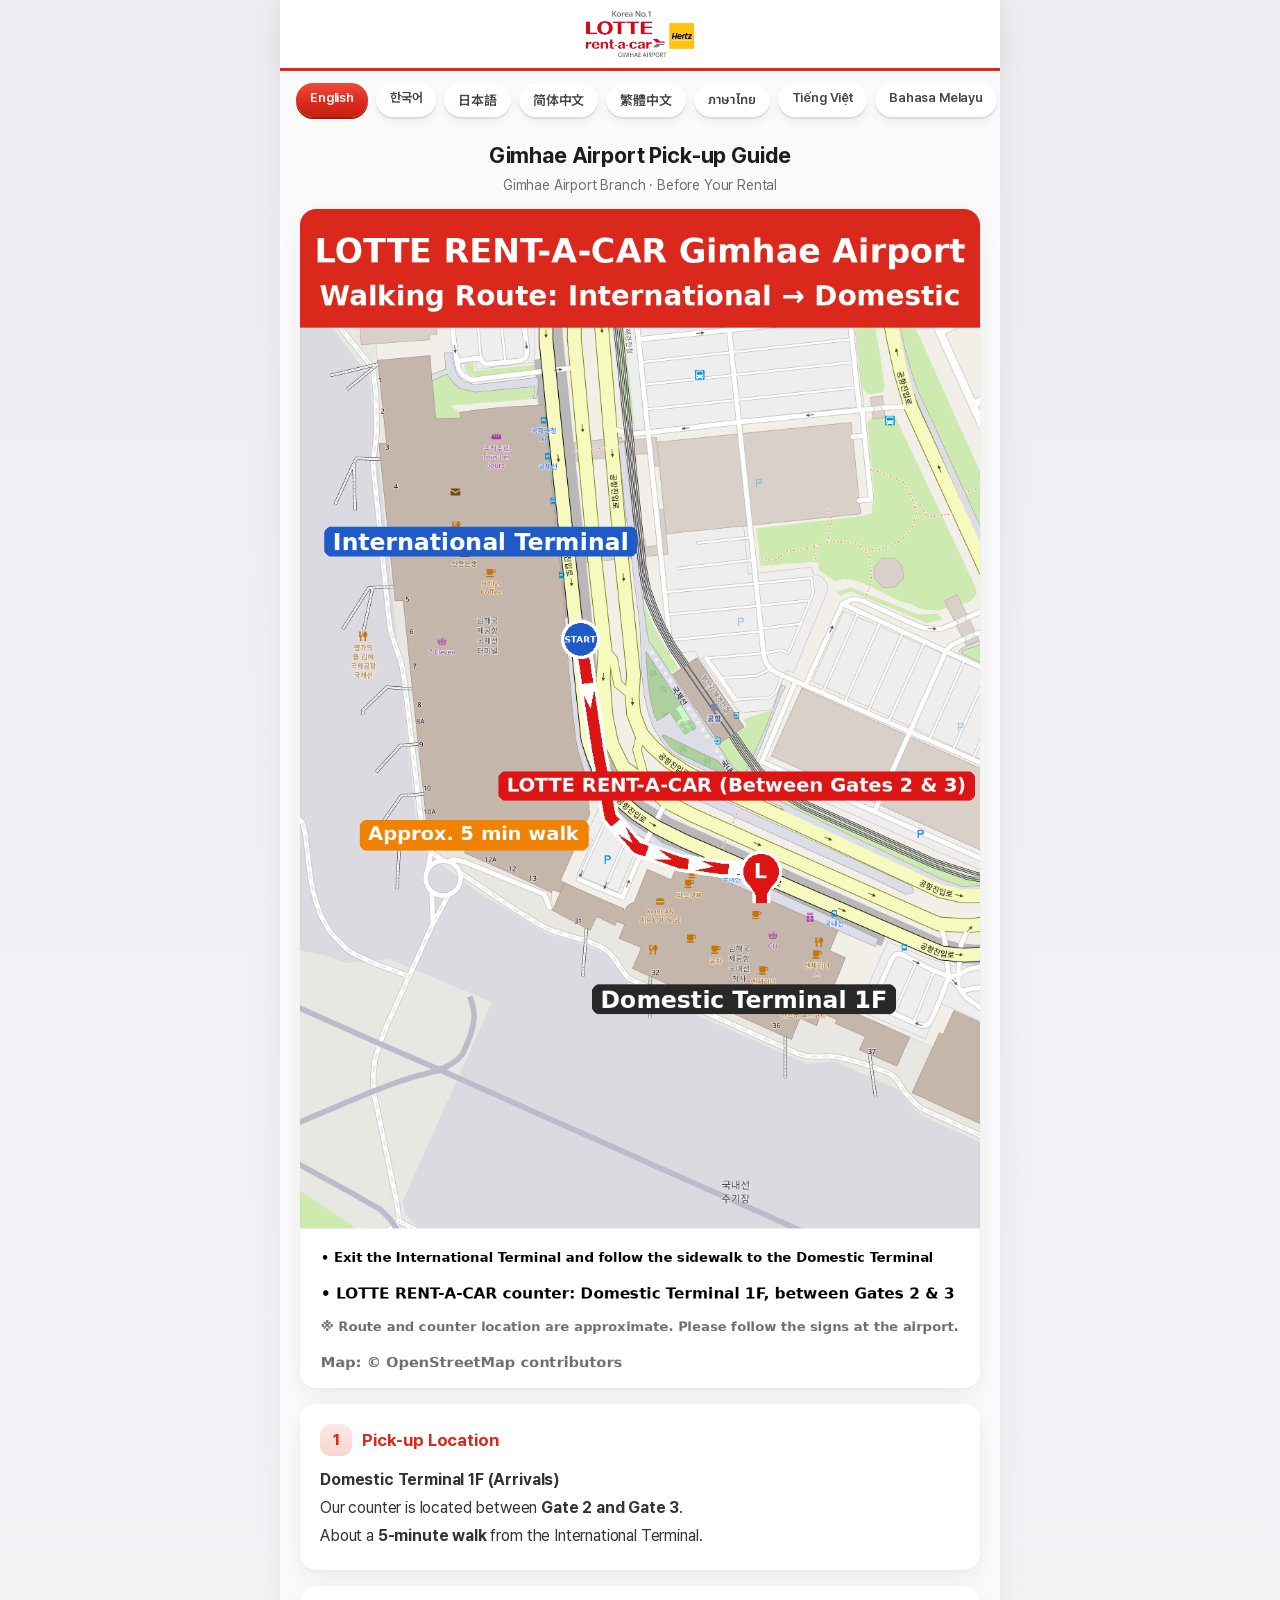
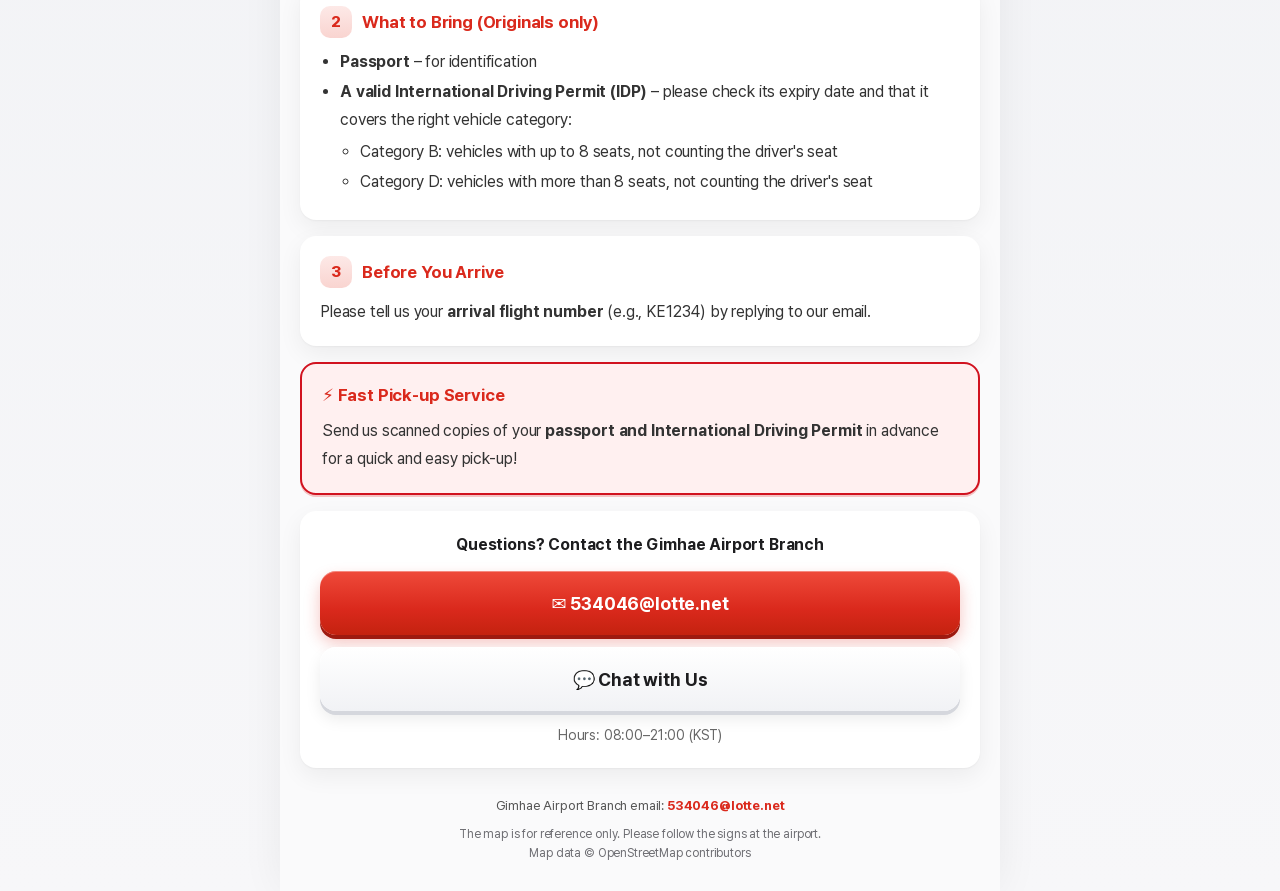
<file: en/index.html>
<!doctype html><html lang="en"><head><meta charset="utf-8"><meta name="viewport" content="width=device-width,viewport-fit=cover,initial-scale=1"><meta name="theme-color" content="#da291c"><title>Gimhae Airport Pick-up Guide · LOTTE RENT-A-CAR</title><meta name="description" content="Where to find the LOTTE RENT-A-CAR counter at Gimhae Airport (Domestic Terminal 1F, between Gates 2 and 3), what to bring, and how to contact us."><meta property="og:type" content="website"><meta property="og:site_name" content="LOTTE RENT-A-CAR"><meta property="og:title" content="Gimhae Airport Pick-up Guide · LOTTE RENT-A-CAR"><meta property="og:description" content="Where to find the LOTTE RENT-A-CAR counter at Gimhae Airport (Domestic Terminal 1F, between Gates 2 and 3), what to bring, and how to contact us."><meta property="og:url" content="https://handj1998-del.github.io/gimhae-pickup-guide/en/"><meta property="og:image" content="https://handj1998-del.github.io/gimhae-pickup-guide/og.png?v=2"><meta property="og:image:secure_url" content="https://handj1998-del.github.io/gimhae-pickup-guide/og.png?v=2"><meta property="og:image:type" content="image/png"><meta property="og:image:width" content="1200"><meta property="og:image:height" content="630"><meta property="og:image:alt" content="LOTTE RENT-A-CAR Gimhae Airport"><meta property="og:locale" content="en_US"><meta property="og:locale:alternate" content="ko_KR"><meta property="og:locale:alternate" content="ja_JP"><meta property="og:locale:alternate" content="zh_CN"><meta property="og:locale:alternate" content="zh_TW"><meta property="og:locale:alternate" content="th_TH"><meta property="og:locale:alternate" content="vi_VN"><meta property="og:locale:alternate" content="ms_MY"><meta name="twitter:card" content="summary_large_image"><meta name="twitter:title" content="Gimhae Airport Pick-up Guide · LOTTE RENT-A-CAR"><meta name="twitter:description" content="Where to find the LOTTE RENT-A-CAR counter at Gimhae Airport (Domestic Terminal 1F, between Gates 2 and 3), what to bring, and how to contact us."><meta name="twitter:image" content="https://handj1998-del.github.io/gimhae-pickup-guide/og.png?v=2"><meta name="twitter:image:alt" content="LOTTE RENT-A-CAR Gimhae Airport"><link rel="canonical" href="https://handj1998-del.github.io/gimhae-pickup-guide/en/"><link rel="icon" type="image/png" sizes="32x32" href="../favicon-32.png?v=2"><link rel="icon" type="image/png" sizes="48x48" href="../favicon-48.png?v=2"><link rel="icon" type="image/png" sizes="192x192" href="../icon-192.png?v=2"><link rel="icon" type="image/png" sizes="512x512" href="../icon-512.png?v=2"><link rel="apple-touch-icon" sizes="180x180" href="../apple-touch-icon.png?v=2"><link rel="stylesheet" href="../style.css?v=6"></head><body><div class="shell">
<header class="small"><a href="../"><img src="../logo.png" alt="LOTTE rent-a-car GIMHAE AIRPORT"></a></header>
<nav class="lang"><a href="../en/" class=on>English</a><a href="../ko/">한국어</a><a href="../ja/">日本語</a><a href="../zh-CN/">简体中文</a><a href="../zh-TW/">繁體中文</a><a href="../th/">ภาษาไทย</a><a href="../vi/">Tiếng Việt</a><a href="../ms/">Bahasa Melayu</a></nav><main>
<h1 class="title">Gimhae Airport Pick-up Guide</h1><div class="sub">Gimhae Airport Branch · Before Your Rental</div>
<div class="map"><img src="../map-en.png" alt="Walking route from the International Terminal to the counter"></div>
<section class="card"><h2><span class="num">1</span>Pick-up Location</h2><p><b>Domestic Terminal 1F (Arrivals)</b><br>Our counter is located between <b>Gate 2 and Gate 3</b>.<br>About a <b>5-minute walk</b> from the International Terminal.</p></section>
<section class="card"><h2><span class="num">2</span>What to Bring (Originals only)</h2><ul><li><b>Passport</b> – for identification</li><li><b>A valid International Driving Permit (IDP)</b> – please check its expiry date and that it covers the right vehicle category:<ul><li>Category B: vehicles with up to 8 seats, not counting the driver's seat</li><li>Category D: vehicles with more than 8 seats, not counting the driver's seat</li></ul></li></ul></section>
<section class="card"><h2><span class="num">3</span>Before You Arrive</h2><p>Please tell us your <b>arrival flight number</b> (e.g., KE1234) by replying to our email.</p></section>
<section class="card fast"><h2>⚡ Fast Pick-up Service</h2><p>Send us scanned copies of your <b>passport and International Driving Permit</b> in advance for a quick and easy pick-up!</p></section>
<section class="card contact"><div class="ct">Questions? Contact the Gimhae Airport Branch</div><a class="btn" href="mailto:534046@lotte.net?subject=LOTTE%20RENT-A-CAR%20Reservation%20Inquiry">✉️ 534046@lotte.net</a>
<a class="btn sub2" href="https://lotte-rentcar-chat.onrender.com/chat?lang=en" target="_blank" rel="noopener">💬 Chat with Us</a><div class="hours">Hours: 08:00–21:00 (KST)</div></section>
</main><footer><div class="fm">Gimhae Airport Branch email: <a href="mailto:534046@lotte.net">534046@lotte.net</a></div>The map is for reference only. Please follow the signs at the airport.<br>Map data © OpenStreetMap contributors</footer></div></body></html>
</file>
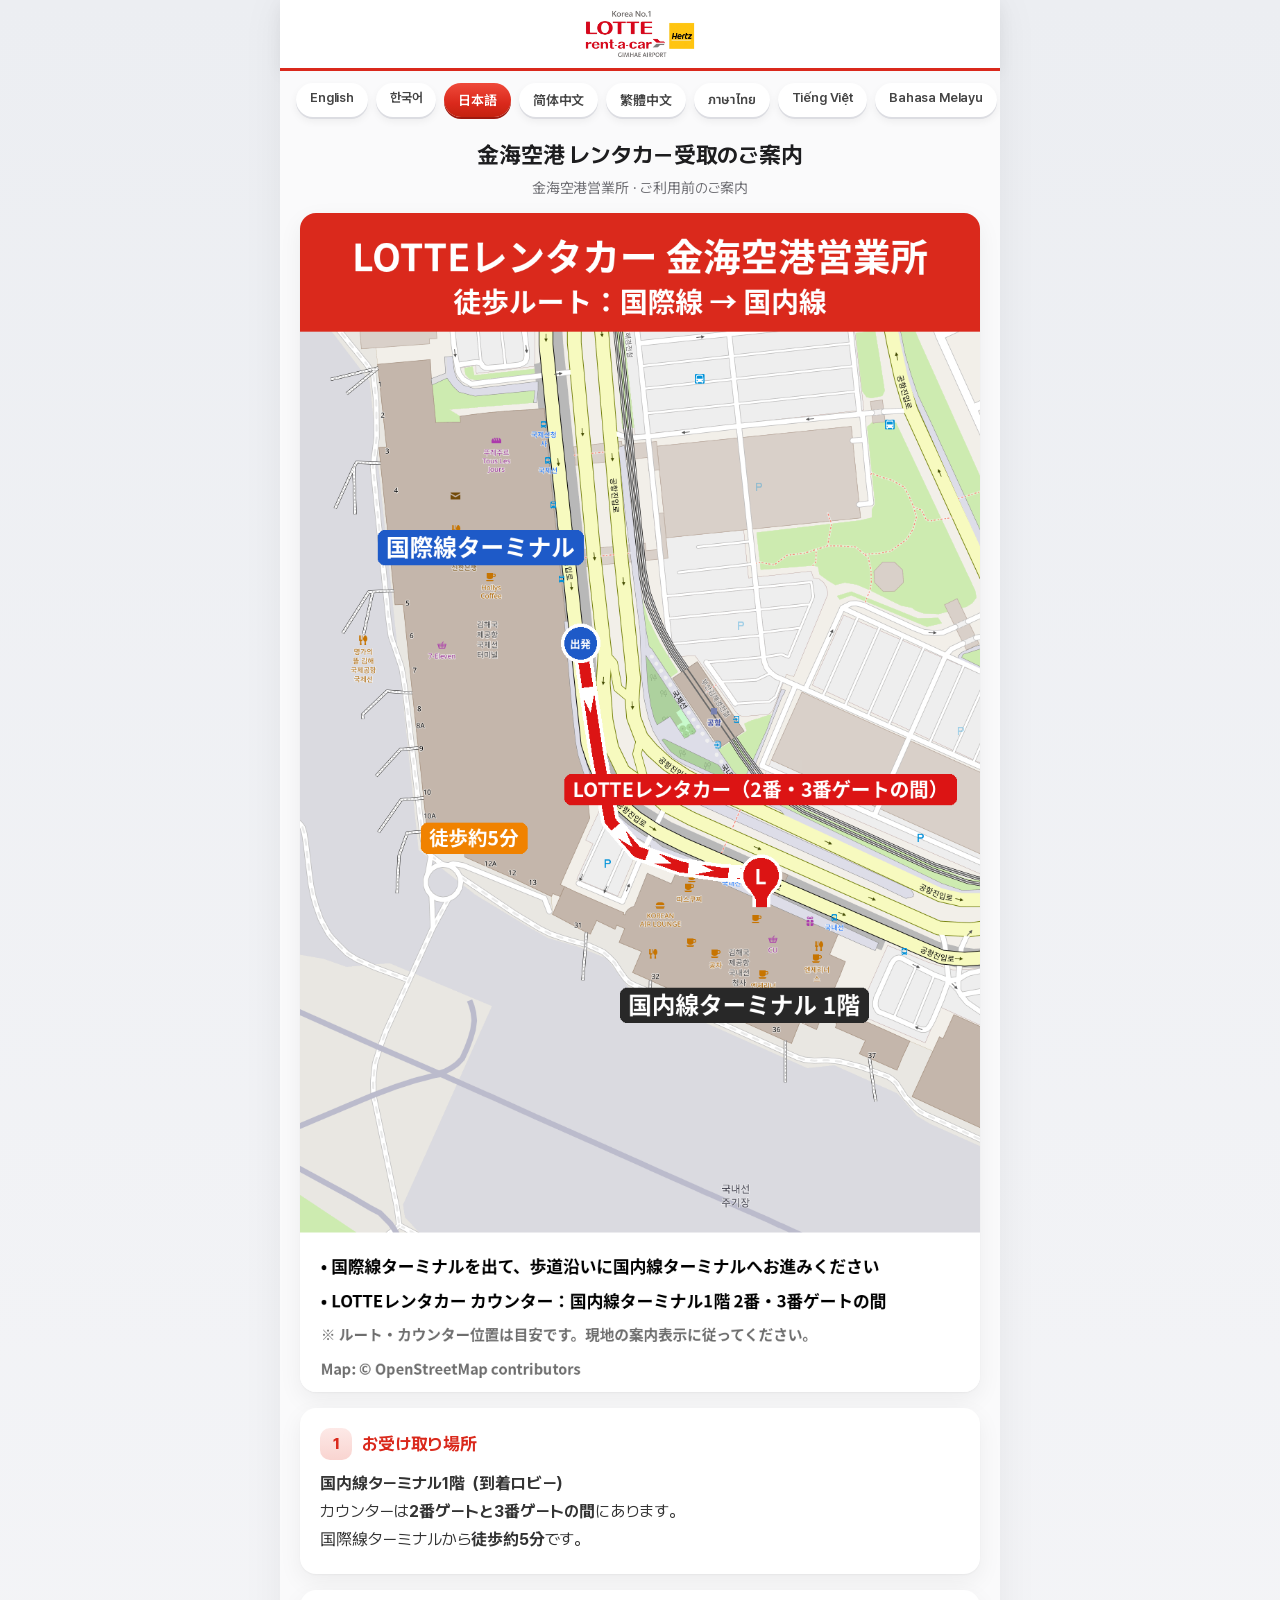
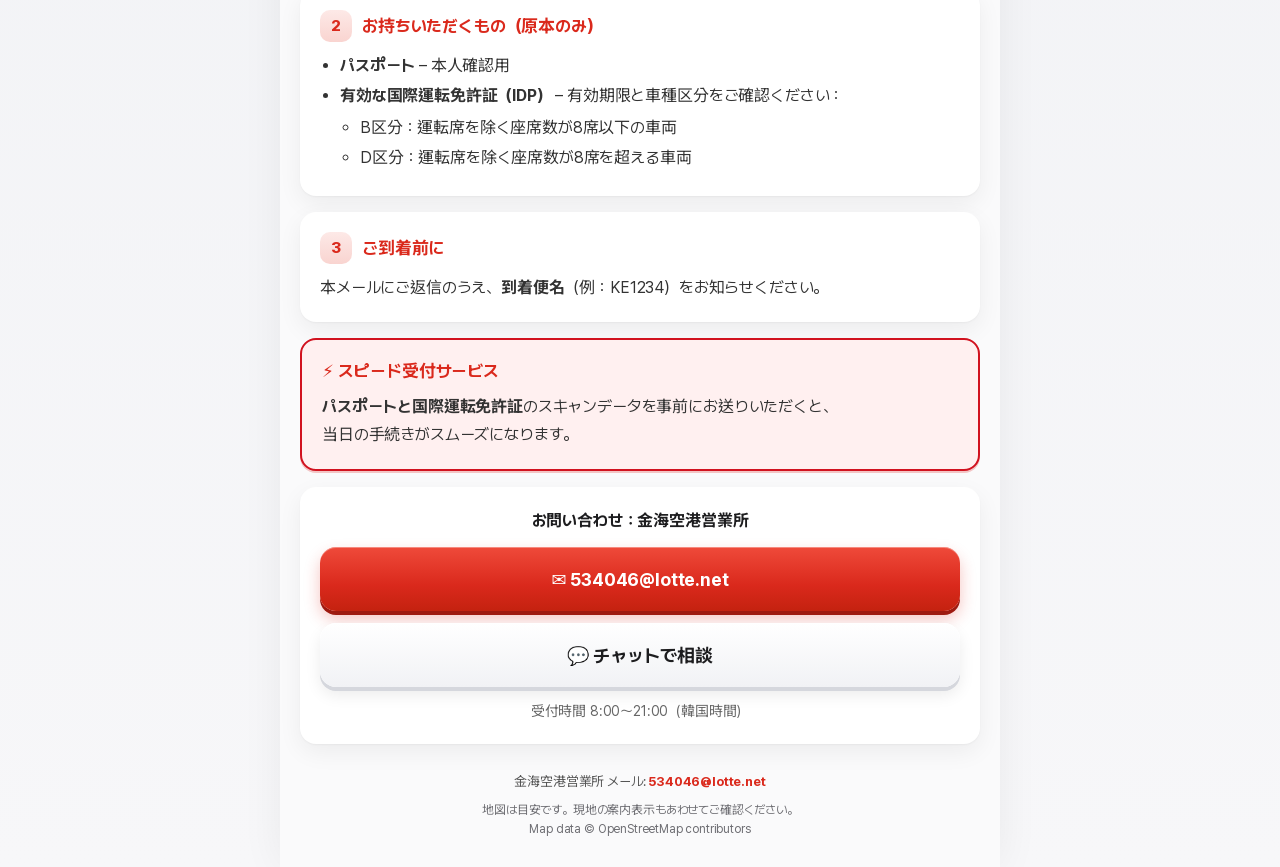
<file: ja/index.html>
<!doctype html><html lang="ja"><head><meta charset="utf-8"><meta name="viewport" content="width=device-width,viewport-fit=cover,initial-scale=1"><meta name="theme-color" content="#da291c"><title>金海空港 レンタカー受取のご案内 · LOTTE RENT-A-CAR</title><meta name="description" content="金海空港のLOTTEレンタカーカウンター（国内線ターミナル1階、2番・3番ゲートの間）の場所、必要書類、お問い合わせ方法をご案内します。"><meta property="og:type" content="website"><meta property="og:site_name" content="LOTTE RENT-A-CAR"><meta property="og:title" content="金海空港 レンタカー受取のご案内 · LOTTEレンタカー"><meta property="og:description" content="金海空港のLOTTEレンタカーカウンター（国内線ターミナル1階、2番・3番ゲートの間）の場所、必要書類、お問い合わせ方法をご案内します。"><meta property="og:url" content="https://handj1998-del.github.io/gimhae-pickup-guide/ja/"><meta property="og:image" content="https://handj1998-del.github.io/gimhae-pickup-guide/og.png?v=2"><meta property="og:image:secure_url" content="https://handj1998-del.github.io/gimhae-pickup-guide/og.png?v=2"><meta property="og:image:type" content="image/png"><meta property="og:image:width" content="1200"><meta property="og:image:height" content="630"><meta property="og:image:alt" content="LOTTE RENT-A-CAR Gimhae Airport"><meta property="og:locale" content="ja_JP"><meta property="og:locale:alternate" content="en_US"><meta property="og:locale:alternate" content="ko_KR"><meta property="og:locale:alternate" content="zh_CN"><meta property="og:locale:alternate" content="zh_TW"><meta property="og:locale:alternate" content="th_TH"><meta property="og:locale:alternate" content="vi_VN"><meta property="og:locale:alternate" content="ms_MY"><meta name="twitter:card" content="summary_large_image"><meta name="twitter:title" content="金海空港 レンタカー受取のご案内 · LOTTEレンタカー"><meta name="twitter:description" content="金海空港のLOTTEレンタカーカウンター（国内線ターミナル1階、2番・3番ゲートの間）の場所、必要書類、お問い合わせ方法をご案内します。"><meta name="twitter:image" content="https://handj1998-del.github.io/gimhae-pickup-guide/og.png?v=2"><meta name="twitter:image:alt" content="LOTTE RENT-A-CAR Gimhae Airport"><link rel="canonical" href="https://handj1998-del.github.io/gimhae-pickup-guide/ja/"><link rel="icon" type="image/png" sizes="32x32" href="../favicon-32.png?v=2"><link rel="icon" type="image/png" sizes="48x48" href="../favicon-48.png?v=2"><link rel="icon" type="image/png" sizes="192x192" href="../icon-192.png?v=2"><link rel="icon" type="image/png" sizes="512x512" href="../icon-512.png?v=2"><link rel="apple-touch-icon" sizes="180x180" href="../apple-touch-icon.png?v=2"><link rel="stylesheet" href="../style.css?v=6"></head><body><div class="shell">
<header class="small"><a href="../"><img src="../logo.png" alt="LOTTE rent-a-car GIMHAE AIRPORT"></a></header>
<nav class="lang"><a href="../en/">English</a><a href="../ko/">한국어</a><a href="../ja/" class=on>日本語</a><a href="../zh-CN/">简体中文</a><a href="../zh-TW/">繁體中文</a><a href="../th/">ภาษาไทย</a><a href="../vi/">Tiếng Việt</a><a href="../ms/">Bahasa Melayu</a></nav><main>
<h1 class="title">金海空港 レンタカー受取のご案内</h1><div class="sub">金海空港営業所 · ご利用前のご案内</div>
<div class="map"><img src="../map-ja.png" alt="国際線ターミナルからカウンターまでの徒歩ルート"></div>
<section class="card"><h2><span class="num">1</span>お受け取り場所</h2><p><b>国内線ターミナル1階（到着ロビー）</b><br>カウンターは<b>2番ゲートと3番ゲートの間</b>にあります。<br>国際線ターミナルから<b>徒歩約5分</b>です。</p></section>
<section class="card"><h2><span class="num">2</span>お持ちいただくもの（原本のみ）</h2><ul><li><b>パスポート</b> – 本人確認用</li><li><b>有効な国際運転免許証（IDP）</b> – 有効期限と車種区分をご確認ください：<ul><li>B区分：運転席を除く座席数が8席以下の車両</li><li>D区分：運転席を除く座席数が8席を超える車両</li></ul></li></ul></section>
<section class="card"><h2><span class="num">3</span>ご到着前に</h2><p>本メールにご返信のうえ、<b>到着便名</b>（例：KE1234）をお知らせください。</p></section>
<section class="card fast"><h2>⚡ スピード受付サービス</h2><p><b>パスポートと国際運転免許証</b>のスキャンデータを事前にお送りいただくと、当日の手続きがスムーズになります。</p></section>
<section class="card contact"><div class="ct">お問い合わせ：金海空港営業所</div><a class="btn" href="mailto:534046@lotte.net?subject=LOTTE%20RENT-A-CAR%20Reservation%20Inquiry">✉️ 534046@lotte.net</a>
<a class="btn sub2" href="https://lotte-rentcar-chat.onrender.com/chat?lang=ja" target="_blank" rel="noopener">💬 チャットで相談</a><div class="hours">受付時間 8:00〜21:00（韓国時間）</div></section>
</main><footer><div class="fm">金海空港営業所 メール: <a href="mailto:534046@lotte.net">534046@lotte.net</a></div>地図は目安です。現地の案内表示もあわせてご確認ください。<br>Map data © OpenStreetMap contributors</footer></div></body></html>
</file>
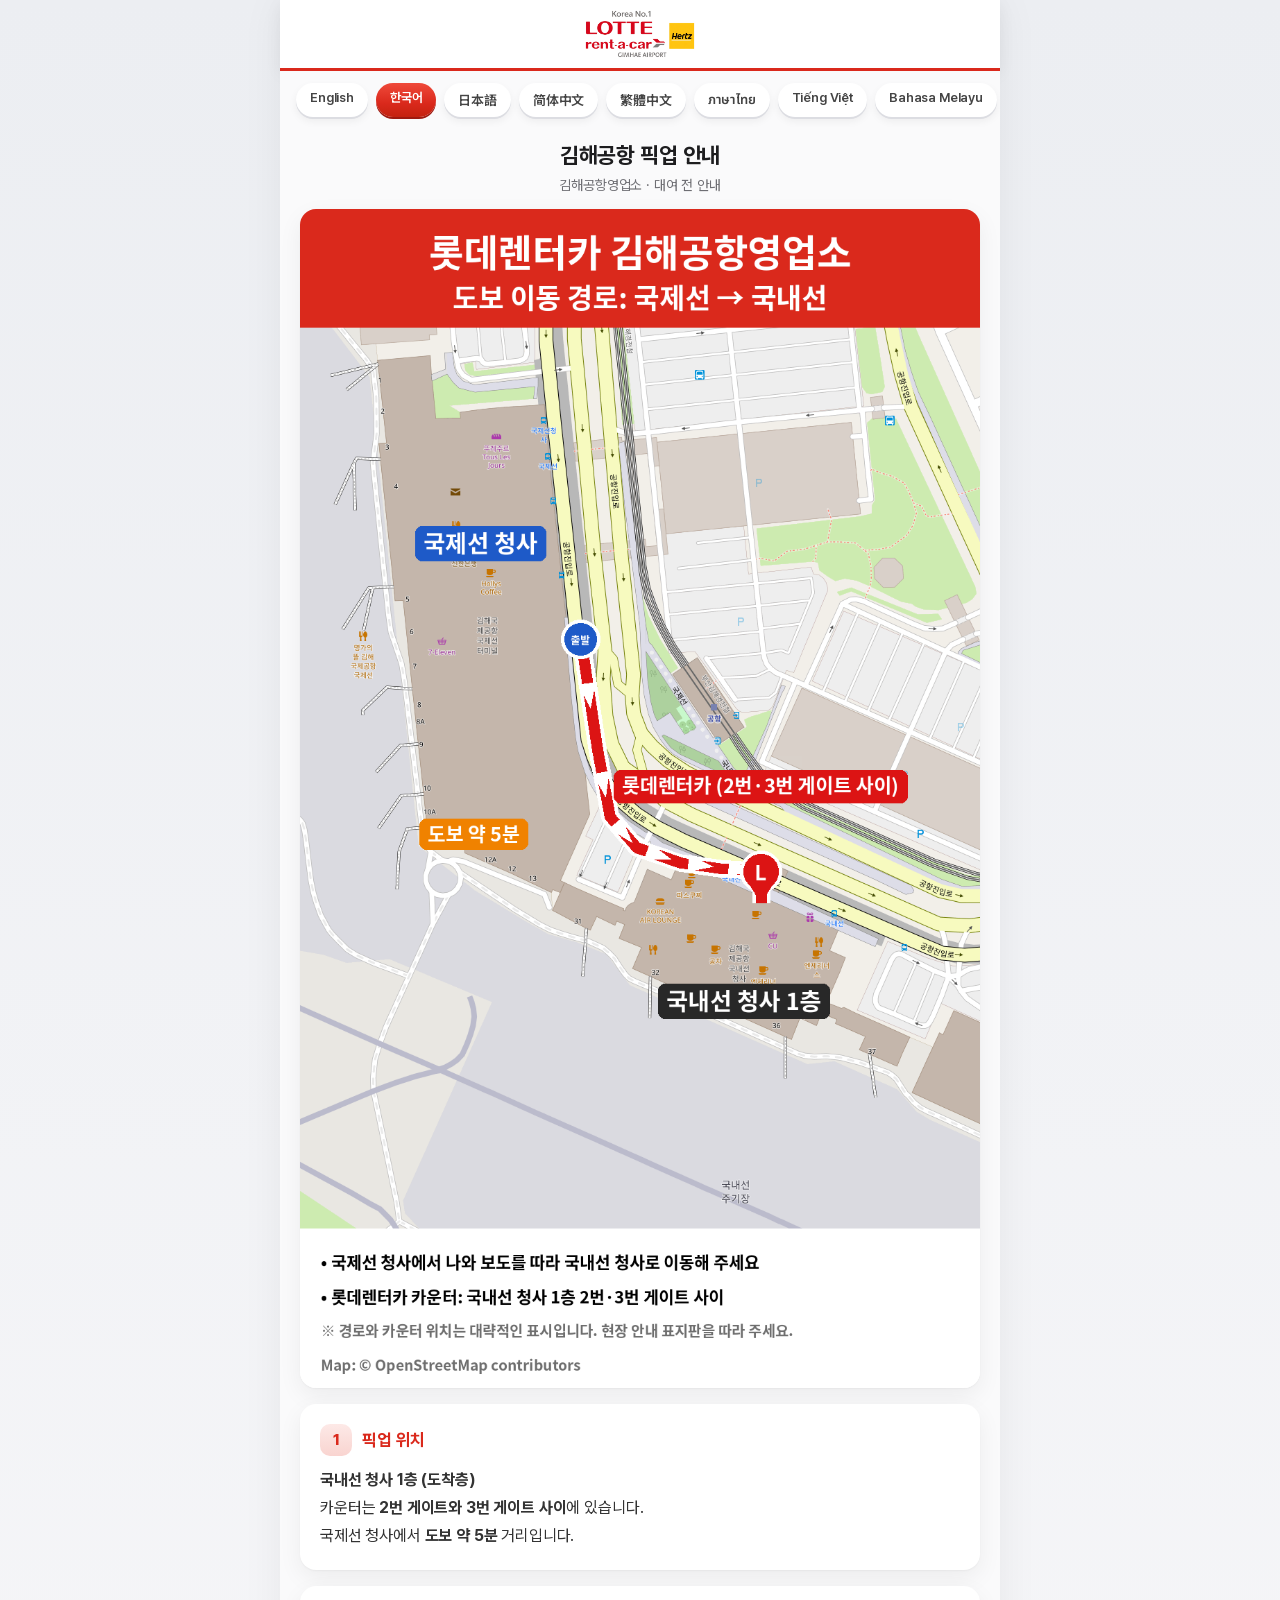
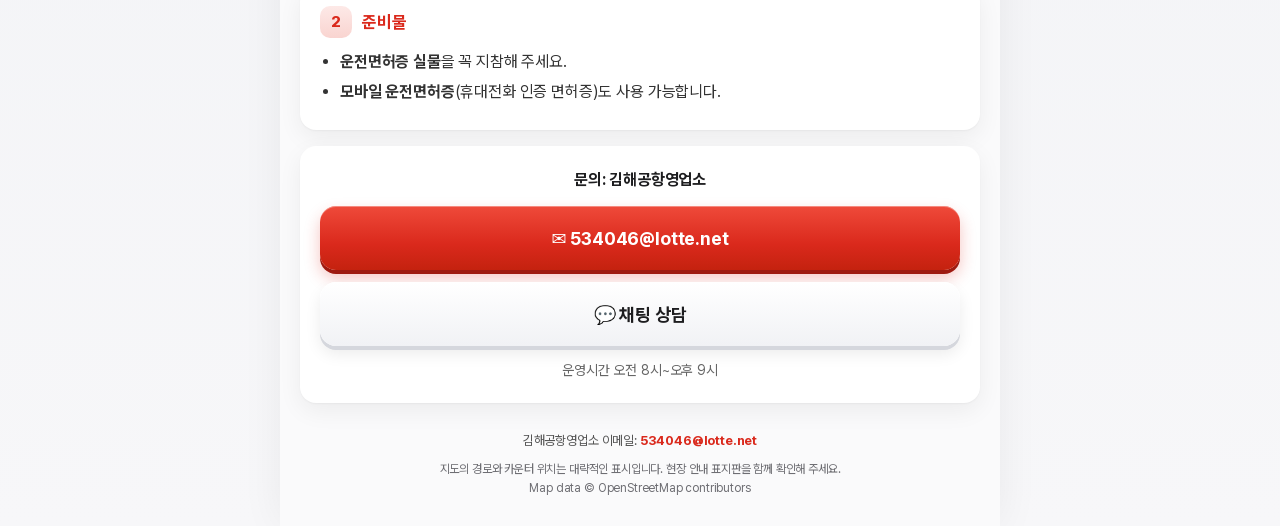
<file: ko/index.html>
<!doctype html><html lang="ko"><head><meta charset="utf-8"><meta name="viewport" content="width=device-width,viewport-fit=cover,initial-scale=1"><meta name="theme-color" content="#da291c"><title>김해공항 픽업 안내 · LOTTE RENT-A-CAR</title><meta name="description" content="롯데렌터카 김해공항영업소 카운터 위치(국내선 청사 1층, 2번·3번 게이트 사이)와 준비 서류, 문의 방법을 안내합니다."><meta property="og:type" content="website"><meta property="og:site_name" content="LOTTE RENT-A-CAR"><meta property="og:title" content="김해공항 픽업 안내 · 롯데렌터카"><meta property="og:description" content="롯데렌터카 김해공항영업소 카운터 위치(국내선 청사 1층, 2번·3번 게이트 사이)와 준비 서류, 문의 방법을 안내합니다."><meta property="og:url" content="https://handj1998-del.github.io/gimhae-pickup-guide/ko/"><meta property="og:image" content="https://handj1998-del.github.io/gimhae-pickup-guide/og.png?v=2"><meta property="og:image:secure_url" content="https://handj1998-del.github.io/gimhae-pickup-guide/og.png?v=2"><meta property="og:image:type" content="image/png"><meta property="og:image:width" content="1200"><meta property="og:image:height" content="630"><meta property="og:image:alt" content="LOTTE RENT-A-CAR Gimhae Airport"><meta property="og:locale" content="ko_KR"><meta property="og:locale:alternate" content="en_US"><meta property="og:locale:alternate" content="ja_JP"><meta property="og:locale:alternate" content="zh_CN"><meta property="og:locale:alternate" content="zh_TW"><meta property="og:locale:alternate" content="th_TH"><meta property="og:locale:alternate" content="vi_VN"><meta property="og:locale:alternate" content="ms_MY"><meta name="twitter:card" content="summary_large_image"><meta name="twitter:title" content="김해공항 픽업 안내 · 롯데렌터카"><meta name="twitter:description" content="롯데렌터카 김해공항영업소 카운터 위치(국내선 청사 1층, 2번·3번 게이트 사이)와 준비 서류, 문의 방법을 안내합니다."><meta name="twitter:image" content="https://handj1998-del.github.io/gimhae-pickup-guide/og.png?v=2"><meta name="twitter:image:alt" content="LOTTE RENT-A-CAR Gimhae Airport"><link rel="canonical" href="https://handj1998-del.github.io/gimhae-pickup-guide/ko/"><link rel="icon" type="image/png" sizes="32x32" href="../favicon-32.png?v=2"><link rel="icon" type="image/png" sizes="48x48" href="../favicon-48.png?v=2"><link rel="icon" type="image/png" sizes="192x192" href="../icon-192.png?v=2"><link rel="icon" type="image/png" sizes="512x512" href="../icon-512.png?v=2"><link rel="apple-touch-icon" sizes="180x180" href="../apple-touch-icon.png?v=2"><link rel="stylesheet" href="../style.css?v=6"></head><body><div class="shell">
<header class="small"><a href="../"><img src="../logo.png" alt="LOTTE rent-a-car GIMHAE AIRPORT"></a></header>
<nav class="lang"><a href="../en/">English</a><a href="../ko/" class=on>한국어</a><a href="../ja/">日本語</a><a href="../zh-CN/">简体中文</a><a href="../zh-TW/">繁體中文</a><a href="../th/">ภาษาไทย</a><a href="../vi/">Tiếng Việt</a><a href="../ms/">Bahasa Melayu</a></nav><main>
<h1 class="title">김해공항 픽업 안내</h1><div class="sub">김해공항영업소 · 대여 전 안내</div>
<div class="map"><img src="../map-ko.png" alt="국제선 청사에서 카운터까지 도보 동선"></div>
<section class="card"><h2><span class="num">1</span>픽업 위치</h2><p><b>국내선 청사 1층 (도착층)</b><br>카운터는 <b>2번 게이트와 3번 게이트 사이</b>에 있습니다.<br>국제선 청사에서 <b>도보 약 5분</b> 거리입니다.</p></section>
<section class="card"><h2><span class="num">2</span>준비물</h2><ul><li><b>운전면허증 실물</b>을 꼭 지참해 주세요.</li><li><b>모바일 운전면허증</b>(휴대전화 인증 면허증)도 사용 가능합니다.</li></ul></section>
<section class="card contact"><div class="ct">문의: 김해공항영업소</div><a class="btn" href="mailto:534046@lotte.net?subject=LOTTE%20RENT-A-CAR%20Reservation%20Inquiry">✉️ 534046@lotte.net</a>
<a class="btn sub2" href="https://lotte-rentcar-chat.onrender.com/chat?lang=ko" target="_blank" rel="noopener">💬 채팅 상담</a><div class="hours">운영시간 오전 8시~오후 9시</div></section>
</main><footer><div class="fm">김해공항영업소 이메일: <a href="mailto:534046@lotte.net">534046@lotte.net</a></div>지도의 경로와 카운터 위치는 대략적인 표시입니다. 현장 안내 표지판을 함께 확인해 주세요.<br>Map data © OpenStreetMap contributors</footer></div></body></html>
</file>
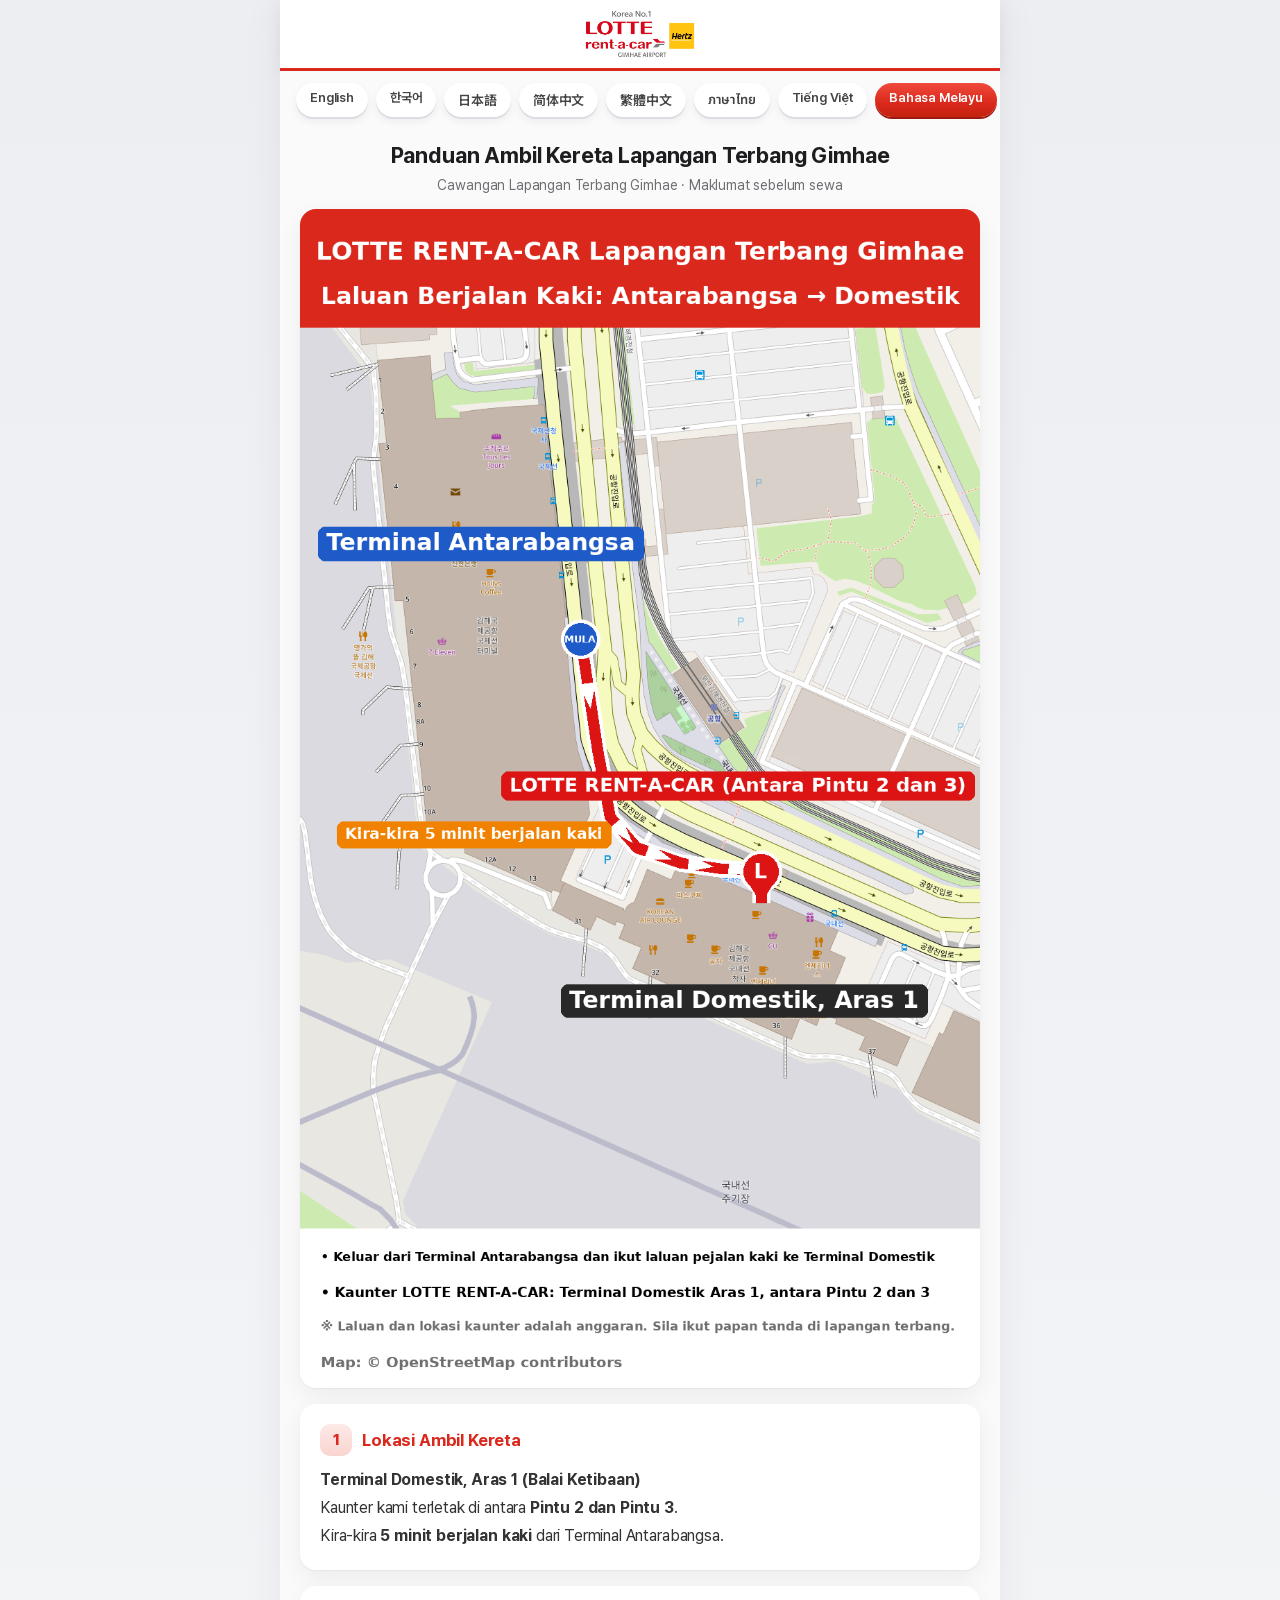
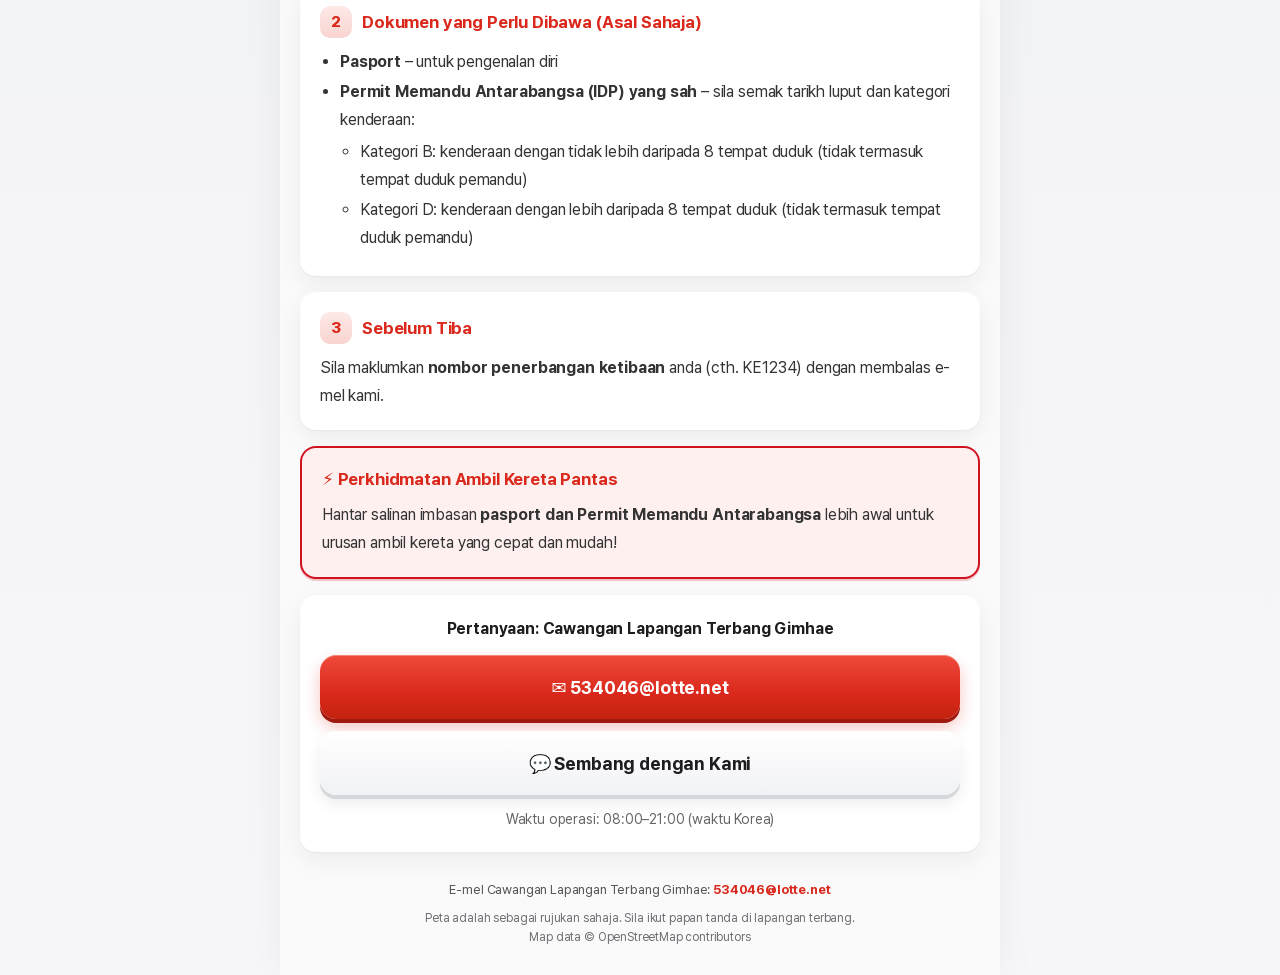
<file: ms/index.html>
<!doctype html><html lang="ms"><head><meta charset="utf-8"><meta name="viewport" content="width=device-width,viewport-fit=cover,initial-scale=1"><meta name="theme-color" content="#da291c"><title>Panduan Ambil Kereta Lapangan Terbang Gimhae · LOTTE RENT-A-CAR</title><meta name="description" content="Lokasi kaunter LOTTE RENT-A-CAR di Lapangan Terbang Gimhae (Terminal Domestik, Aras 1, di antara Pintu 2 dan Pintu 3), dokumen yang perlu dibawa dan cara menghubungi kami."><meta property="og:type" content="website"><meta property="og:site_name" content="LOTTE RENT-A-CAR"><meta property="og:title" content="Panduan Ambil Kereta Lapangan Terbang Gimhae · LOTTE RENT-A-CAR"><meta property="og:description" content="Lokasi kaunter LOTTE RENT-A-CAR di Lapangan Terbang Gimhae (Terminal Domestik, Aras 1, di antara Pintu 2 dan Pintu 3), dokumen yang perlu dibawa dan cara menghubungi kami."><meta property="og:url" content="https://handj1998-del.github.io/gimhae-pickup-guide/ms/"><meta property="og:image" content="https://handj1998-del.github.io/gimhae-pickup-guide/og.png?v=2"><meta property="og:image:secure_url" content="https://handj1998-del.github.io/gimhae-pickup-guide/og.png?v=2"><meta property="og:image:type" content="image/png"><meta property="og:image:width" content="1200"><meta property="og:image:height" content="630"><meta property="og:image:alt" content="LOTTE RENT-A-CAR Gimhae Airport"><meta property="og:locale" content="ms_MY"><meta property="og:locale:alternate" content="en_US"><meta property="og:locale:alternate" content="ko_KR"><meta property="og:locale:alternate" content="ja_JP"><meta property="og:locale:alternate" content="zh_CN"><meta property="og:locale:alternate" content="zh_TW"><meta property="og:locale:alternate" content="th_TH"><meta property="og:locale:alternate" content="vi_VN"><meta name="twitter:card" content="summary_large_image"><meta name="twitter:title" content="Panduan Ambil Kereta Lapangan Terbang Gimhae · LOTTE RENT-A-CAR"><meta name="twitter:description" content="Lokasi kaunter LOTTE RENT-A-CAR di Lapangan Terbang Gimhae (Terminal Domestik, Aras 1, di antara Pintu 2 dan Pintu 3), dokumen yang perlu dibawa dan cara menghubungi kami."><meta name="twitter:image" content="https://handj1998-del.github.io/gimhae-pickup-guide/og.png?v=2"><meta name="twitter:image:alt" content="LOTTE RENT-A-CAR Gimhae Airport"><link rel="canonical" href="https://handj1998-del.github.io/gimhae-pickup-guide/ms/"><link rel="icon" type="image/png" sizes="32x32" href="../favicon-32.png?v=2"><link rel="icon" type="image/png" sizes="48x48" href="../favicon-48.png?v=2"><link rel="icon" type="image/png" sizes="192x192" href="../icon-192.png?v=2"><link rel="icon" type="image/png" sizes="512x512" href="../icon-512.png?v=2"><link rel="apple-touch-icon" sizes="180x180" href="../apple-touch-icon.png?v=2"><link rel="stylesheet" href="../style.css?v=6"></head><body><div class="shell">
<header class="small"><a href="../"><img src="../logo.png" alt="LOTTE rent-a-car GIMHAE AIRPORT"></a></header>
<nav class="lang"><a href="../en/">English</a><a href="../ko/">한국어</a><a href="../ja/">日本語</a><a href="../zh-CN/">简体中文</a><a href="../zh-TW/">繁體中文</a><a href="../th/">ภาษาไทย</a><a href="../vi/">Tiếng Việt</a><a href="../ms/" class=on>Bahasa Melayu</a></nav><main>
<h1 class="title">Panduan Ambil Kereta Lapangan Terbang Gimhae</h1><div class="sub">Cawangan Lapangan Terbang Gimhae · Maklumat sebelum sewa</div>
<div class="map"><img src="../map-ms.png" alt="Laluan berjalan kaki dari Terminal Antarabangsa ke kaunter"></div>
<section class="card"><h2><span class="num">1</span>Lokasi Ambil Kereta</h2><p><b>Terminal Domestik, Aras 1 (Balai Ketibaan)</b><br>Kaunter kami terletak di antara <b>Pintu 2 dan Pintu 3</b>.<br>Kira-kira <b>5 minit berjalan kaki</b> dari Terminal Antarabangsa.</p></section>
<section class="card"><h2><span class="num">2</span>Dokumen yang Perlu Dibawa (Asal Sahaja)</h2><ul><li><b>Pasport</b> – untuk pengenalan diri</li><li><b>Permit Memandu Antarabangsa (IDP) yang sah</b> – sila semak tarikh luput dan kategori kenderaan:<ul><li>Kategori B: kenderaan dengan tidak lebih daripada 8 tempat duduk (tidak termasuk tempat duduk pemandu)</li><li>Kategori D: kenderaan dengan lebih daripada 8 tempat duduk (tidak termasuk tempat duduk pemandu)</li></ul></li></ul></section>
<section class="card"><h2><span class="num">3</span>Sebelum Tiba</h2><p>Sila maklumkan <b>nombor penerbangan ketibaan</b> anda (cth. KE1234) dengan membalas e-mel kami.</p></section>
<section class="card fast"><h2>⚡ Perkhidmatan Ambil Kereta Pantas</h2><p>Hantar salinan imbasan <b>pasport dan Permit Memandu Antarabangsa</b> lebih awal untuk urusan ambil kereta yang cepat dan mudah!</p></section>
<section class="card contact"><div class="ct">Pertanyaan: Cawangan Lapangan Terbang Gimhae</div><a class="btn" href="mailto:534046@lotte.net?subject=LOTTE%20RENT-A-CAR%20Reservation%20Inquiry">✉️ 534046@lotte.net</a>
<a class="btn sub2" href="https://lotte-rentcar-chat.onrender.com/chat?lang=ms" target="_blank" rel="noopener">💬 Sembang dengan Kami</a><div class="hours">Waktu operasi: 08:00–21:00 (waktu Korea)</div></section>
</main><footer><div class="fm">E-mel Cawangan Lapangan Terbang Gimhae: <a href="mailto:534046@lotte.net">534046@lotte.net</a></div>Peta adalah sebagai rujukan sahaja. Sila ikut papan tanda di lapangan terbang.<br>Map data © OpenStreetMap contributors</footer></div></body></html>
</file>
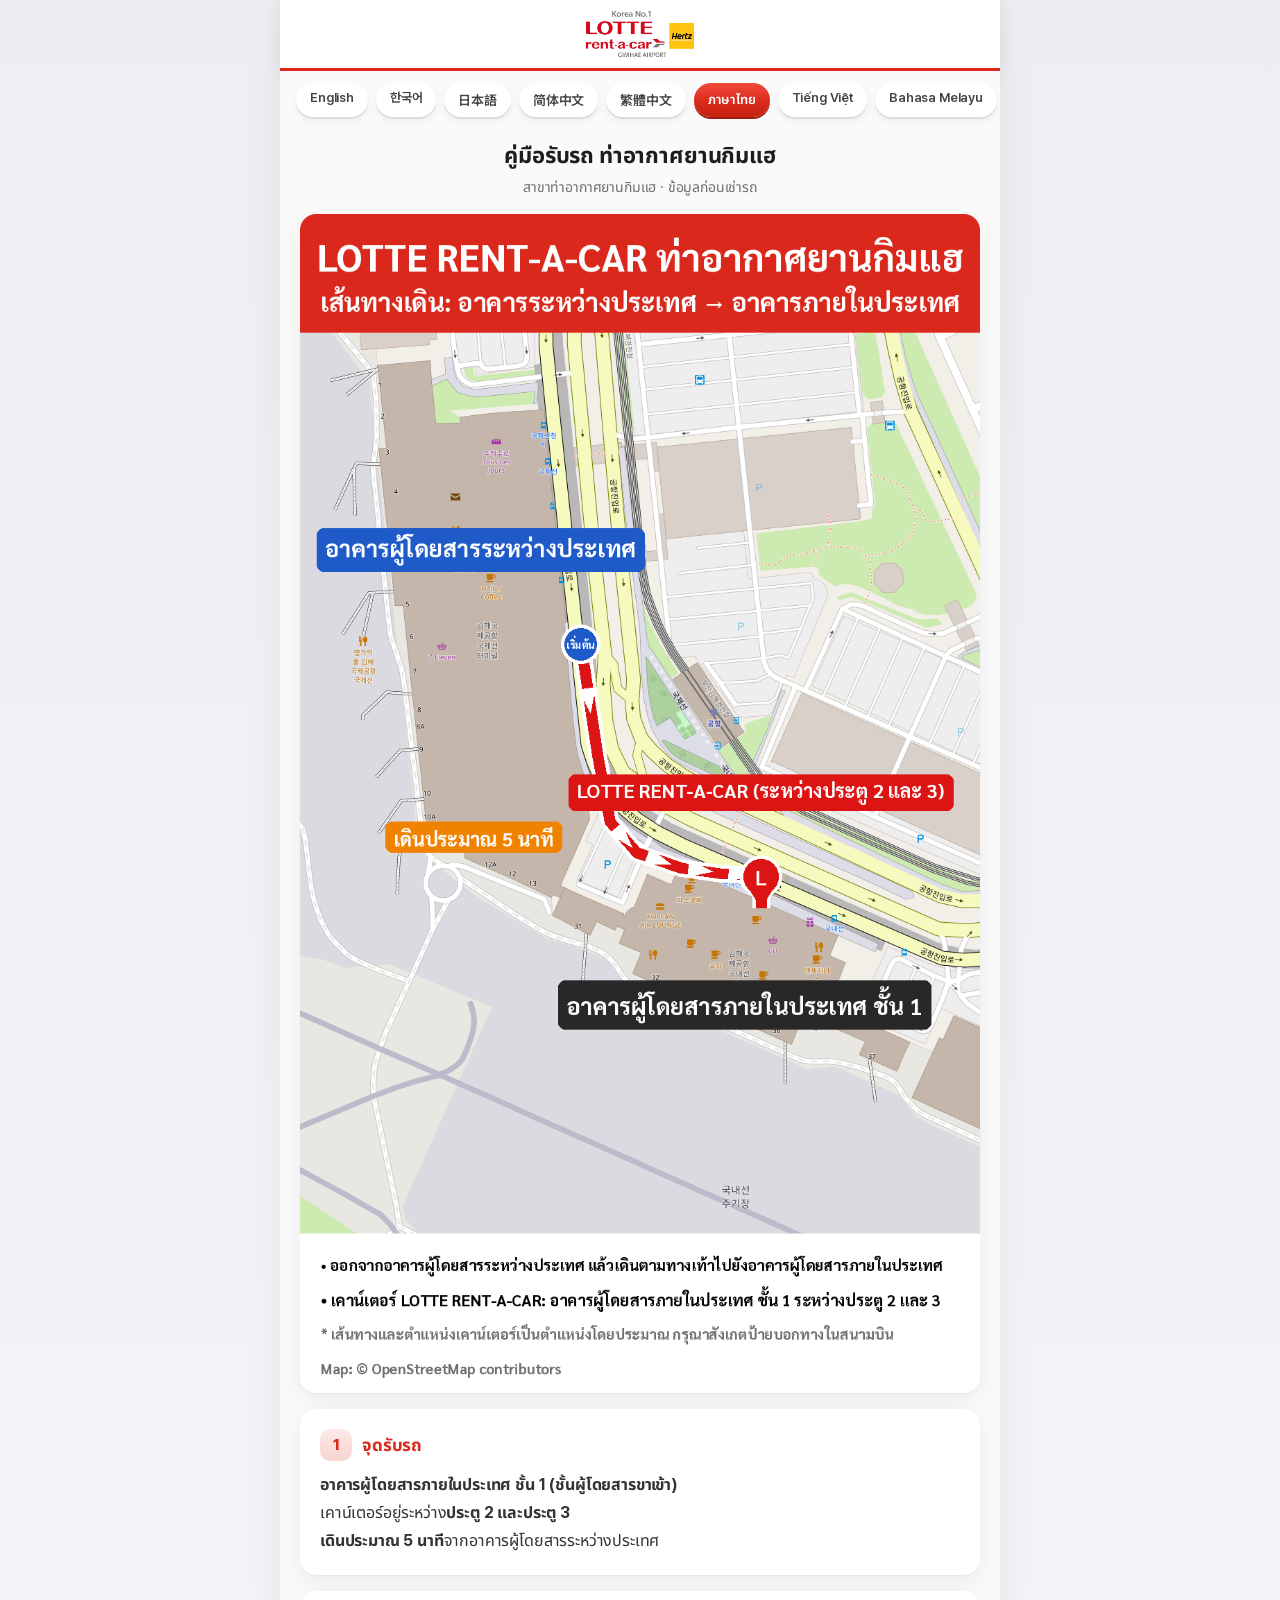
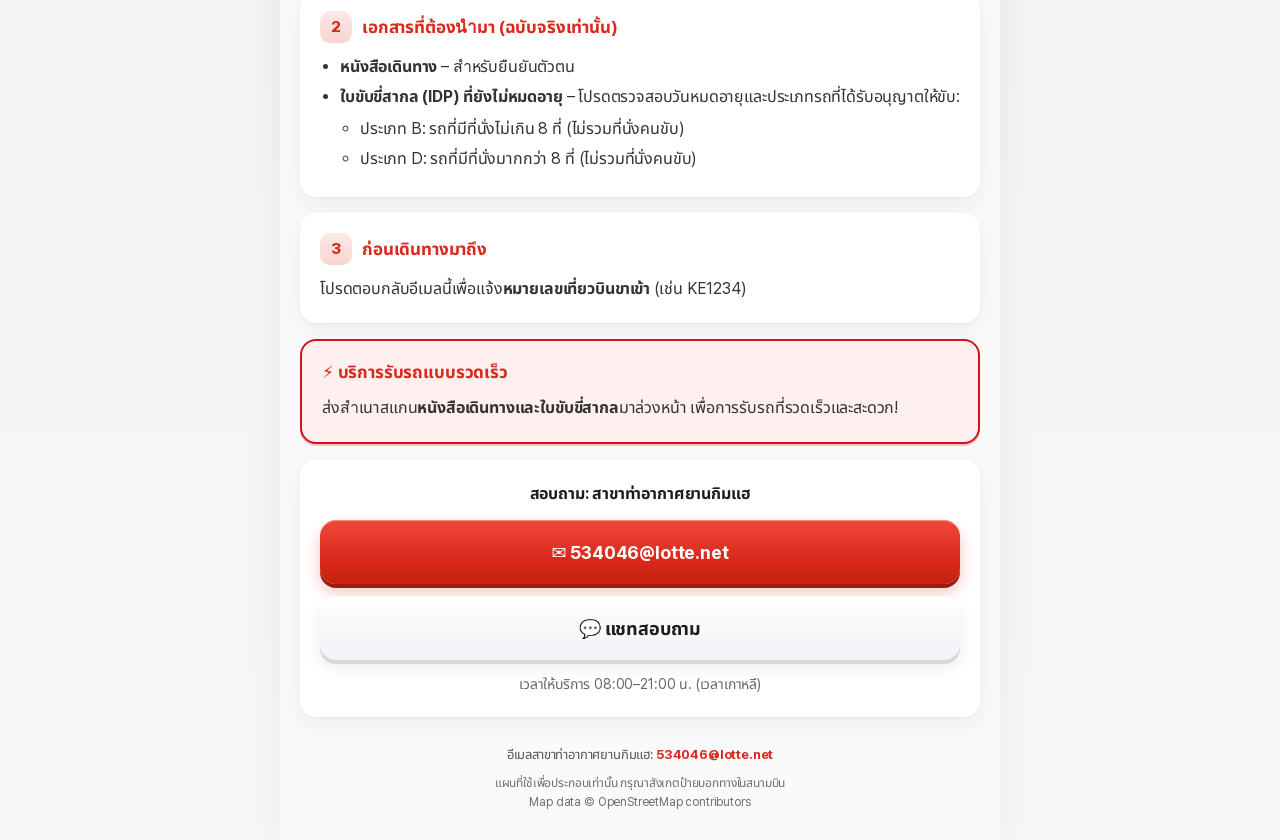
<file: th/index.html>
<!doctype html><html lang="th"><head><meta charset="utf-8"><meta name="viewport" content="width=device-width,viewport-fit=cover,initial-scale=1"><meta name="theme-color" content="#da291c"><title>คู่มือรับรถ ท่าอากาศยานกิมแฮ · LOTTE RENT-A-CAR</title><meta name="description" content="ตำแหน่งเคาน์เตอร์ LOTTE RENT-A-CAR ที่ท่าอากาศยานกิมแฮ (อาคารผู้โดยสารภายในประเทศ ชั้น 1 ระหว่างประตู 2 และ 3) เอกสารที่ต้องใช้ และช่องทางติดต่อ"><meta property="og:type" content="website"><meta property="og:site_name" content="LOTTE RENT-A-CAR"><meta property="og:title" content="คู่มือรับรถ ท่าอากาศยานกิมแฮ · LOTTE RENT-A-CAR"><meta property="og:description" content="ตำแหน่งเคาน์เตอร์ LOTTE RENT-A-CAR ที่ท่าอากาศยานกิมแฮ (อาคารผู้โดยสารภายในประเทศ ชั้น 1 ระหว่างประตู 2 และ 3) เอกสารที่ต้องใช้ และช่องทางติดต่อ"><meta property="og:url" content="https://handj1998-del.github.io/gimhae-pickup-guide/th/"><meta property="og:image" content="https://handj1998-del.github.io/gimhae-pickup-guide/og.png?v=2"><meta property="og:image:secure_url" content="https://handj1998-del.github.io/gimhae-pickup-guide/og.png?v=2"><meta property="og:image:type" content="image/png"><meta property="og:image:width" content="1200"><meta property="og:image:height" content="630"><meta property="og:image:alt" content="LOTTE RENT-A-CAR Gimhae Airport"><meta property="og:locale" content="th_TH"><meta property="og:locale:alternate" content="en_US"><meta property="og:locale:alternate" content="ko_KR"><meta property="og:locale:alternate" content="ja_JP"><meta property="og:locale:alternate" content="zh_CN"><meta property="og:locale:alternate" content="zh_TW"><meta property="og:locale:alternate" content="vi_VN"><meta property="og:locale:alternate" content="ms_MY"><meta name="twitter:card" content="summary_large_image"><meta name="twitter:title" content="คู่มือรับรถ ท่าอากาศยานกิมแฮ · LOTTE RENT-A-CAR"><meta name="twitter:description" content="ตำแหน่งเคาน์เตอร์ LOTTE RENT-A-CAR ที่ท่าอากาศยานกิมแฮ (อาคารผู้โดยสารภายในประเทศ ชั้น 1 ระหว่างประตู 2 และ 3) เอกสารที่ต้องใช้ และช่องทางติดต่อ"><meta name="twitter:image" content="https://handj1998-del.github.io/gimhae-pickup-guide/og.png?v=2"><meta name="twitter:image:alt" content="LOTTE RENT-A-CAR Gimhae Airport"><link rel="canonical" href="https://handj1998-del.github.io/gimhae-pickup-guide/th/"><link rel="icon" type="image/png" sizes="32x32" href="../favicon-32.png?v=2"><link rel="icon" type="image/png" sizes="48x48" href="../favicon-48.png?v=2"><link rel="icon" type="image/png" sizes="192x192" href="../icon-192.png?v=2"><link rel="icon" type="image/png" sizes="512x512" href="../icon-512.png?v=2"><link rel="apple-touch-icon" sizes="180x180" href="../apple-touch-icon.png?v=2"><link rel="stylesheet" href="../style.css?v=6"></head><body><div class="shell">
<header class="small"><a href="../"><img src="../logo.png" alt="LOTTE rent-a-car GIMHAE AIRPORT"></a></header>
<nav class="lang"><a href="../en/">English</a><a href="../ko/">한국어</a><a href="../ja/">日本語</a><a href="../zh-CN/">简体中文</a><a href="../zh-TW/">繁體中文</a><a href="../th/" class=on>ภาษาไทย</a><a href="../vi/">Tiếng Việt</a><a href="../ms/">Bahasa Melayu</a></nav><main>
<h1 class="title">คู่มือรับรถ ท่าอากาศยานกิมแฮ</h1><div class="sub">สาขาท่าอากาศยานกิมแฮ · ข้อมูลก่อนเช่ารถ</div>
<div class="map"><img src="../map-th.png" alt="เส้นทางเดินจากอาคารผู้โดยสารระหว่างประเทศไปยังเคาน์เตอร์"></div>
<section class="card"><h2><span class="num">1</span>จุดรับรถ</h2><p><b>อาคารผู้โดยสารภายในประเทศ ชั้น 1 (ชั้นผู้โดยสารขาเข้า)</b><br>เคาน์เตอร์อยู่ระหว่าง<b>ประตู 2 และประตู 3</b><br><b>เดินประมาณ 5 นาที</b>จากอาคารผู้โดยสารระหว่างประเทศ</p></section>
<section class="card"><h2><span class="num">2</span>เอกสารที่ต้องนำมา (ฉบับจริงเท่านั้น)</h2><ul><li><b>หนังสือเดินทาง</b> – สำหรับยืนยันตัวตน</li><li><b>ใบขับขี่สากล (IDP) ที่ยังไม่หมดอายุ</b> – โปรดตรวจสอบวันหมดอายุและประเภทรถที่ได้รับอนุญาตให้ขับ:<ul><li>ประเภท B: รถที่มีที่นั่งไม่เกิน 8 ที่ (ไม่รวมที่นั่งคนขับ)</li><li>ประเภท D: รถที่มีที่นั่งมากกว่า 8 ที่ (ไม่รวมที่นั่งคนขับ)</li></ul></li></ul></section>
<section class="card"><h2><span class="num">3</span>ก่อนเดินทางมาถึง</h2><p>โปรดตอบกลับอีเมลนี้เพื่อแจ้ง<b>หมายเลขเที่ยวบินขาเข้า</b> (เช่น KE1234)</p></section>
<section class="card fast"><h2>⚡ บริการรับรถแบบรวดเร็ว</h2><p>ส่งสำเนาสแกน<b>หนังสือเดินทางและใบขับขี่สากล</b>มาล่วงหน้า เพื่อการรับรถที่รวดเร็วและสะดวก!</p></section>
<section class="card contact"><div class="ct">สอบถาม: สาขาท่าอากาศยานกิมแฮ</div><a class="btn" href="mailto:534046@lotte.net?subject=LOTTE%20RENT-A-CAR%20Reservation%20Inquiry">✉️ 534046@lotte.net</a>
<a class="btn sub2" href="https://lotte-rentcar-chat.onrender.com/chat?lang=th" target="_blank" rel="noopener">💬 แชทสอบถาม</a><div class="hours">เวลาให้บริการ 08:00–21:00 น. (เวลาเกาหลี)</div></section>
</main><footer><div class="fm">อีเมลสาขาท่าอากาศยานกิมแฮ: <a href="mailto:534046@lotte.net">534046@lotte.net</a></div>แผนที่ใช้เพื่อประกอบเท่านั้น กรุณาสังเกตป้ายบอกทางในสนามบิน<br>Map data © OpenStreetMap contributors</footer></div></body></html>
</file>
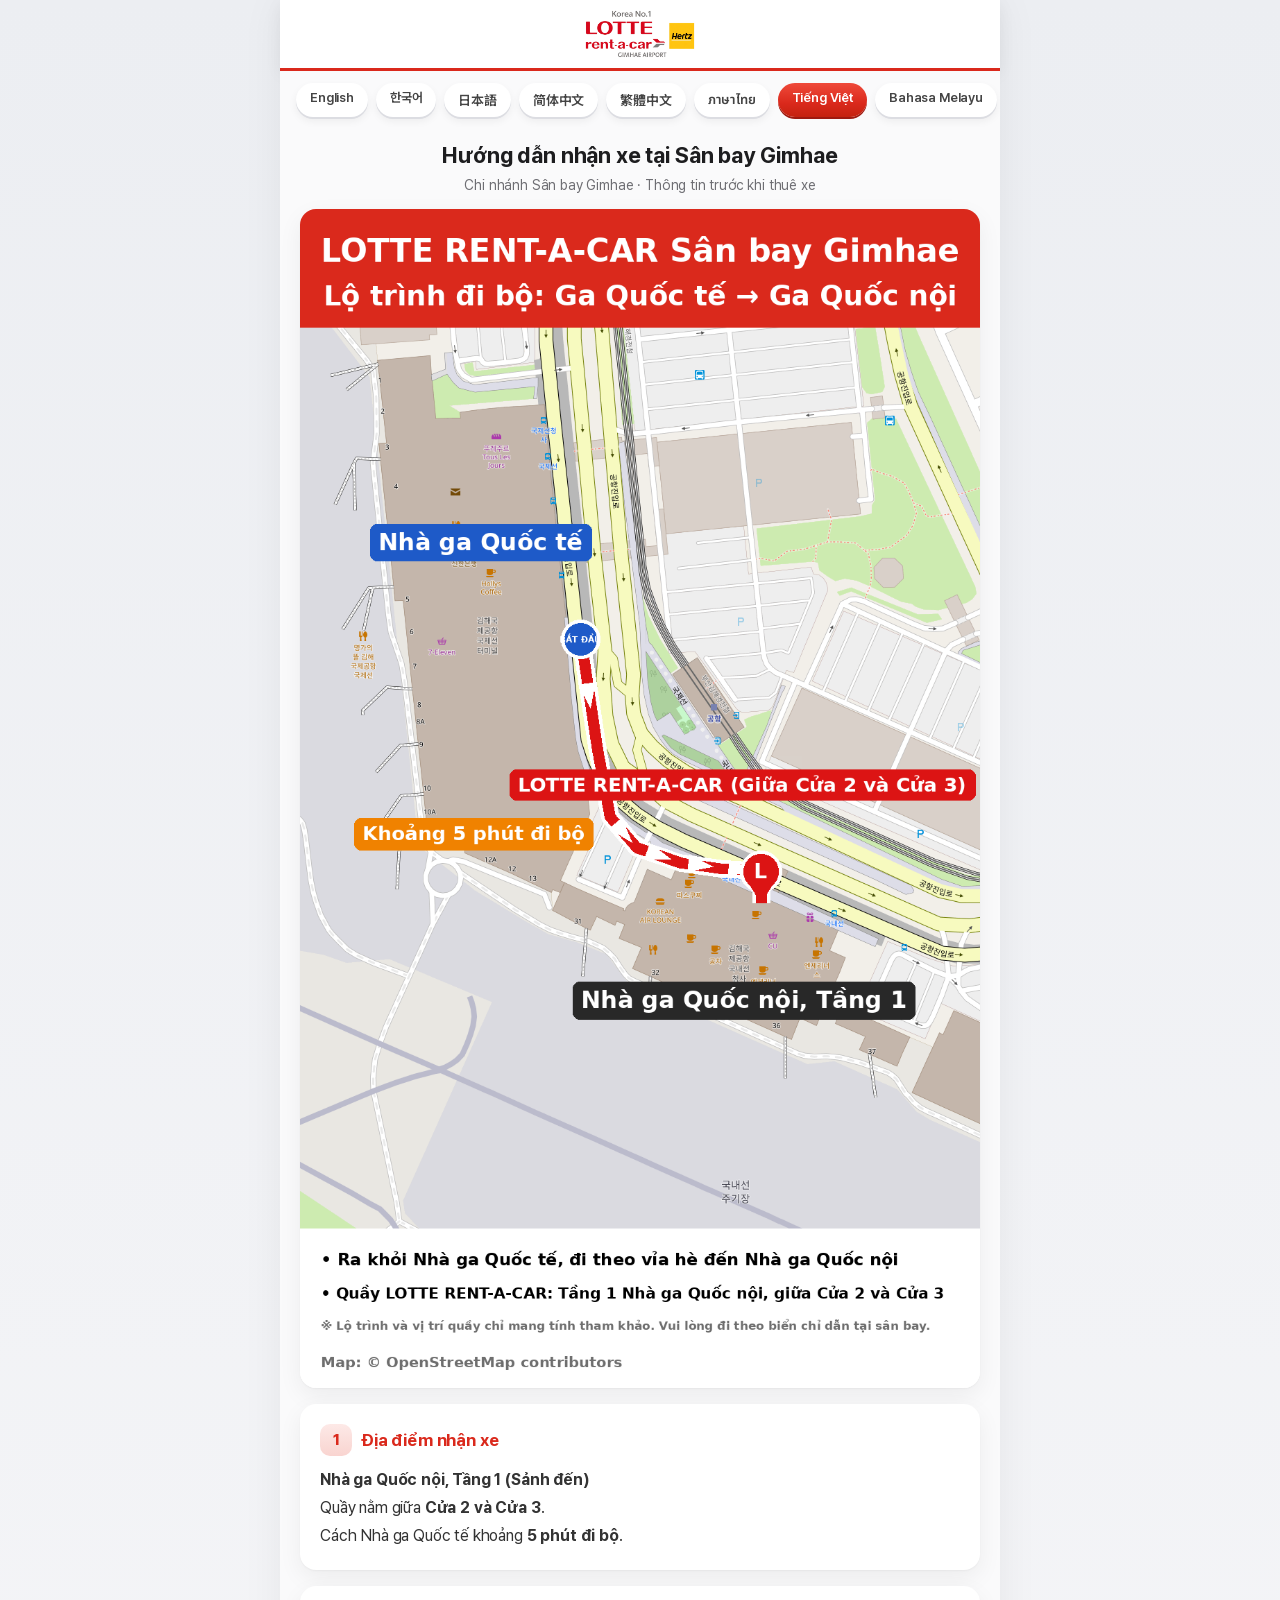
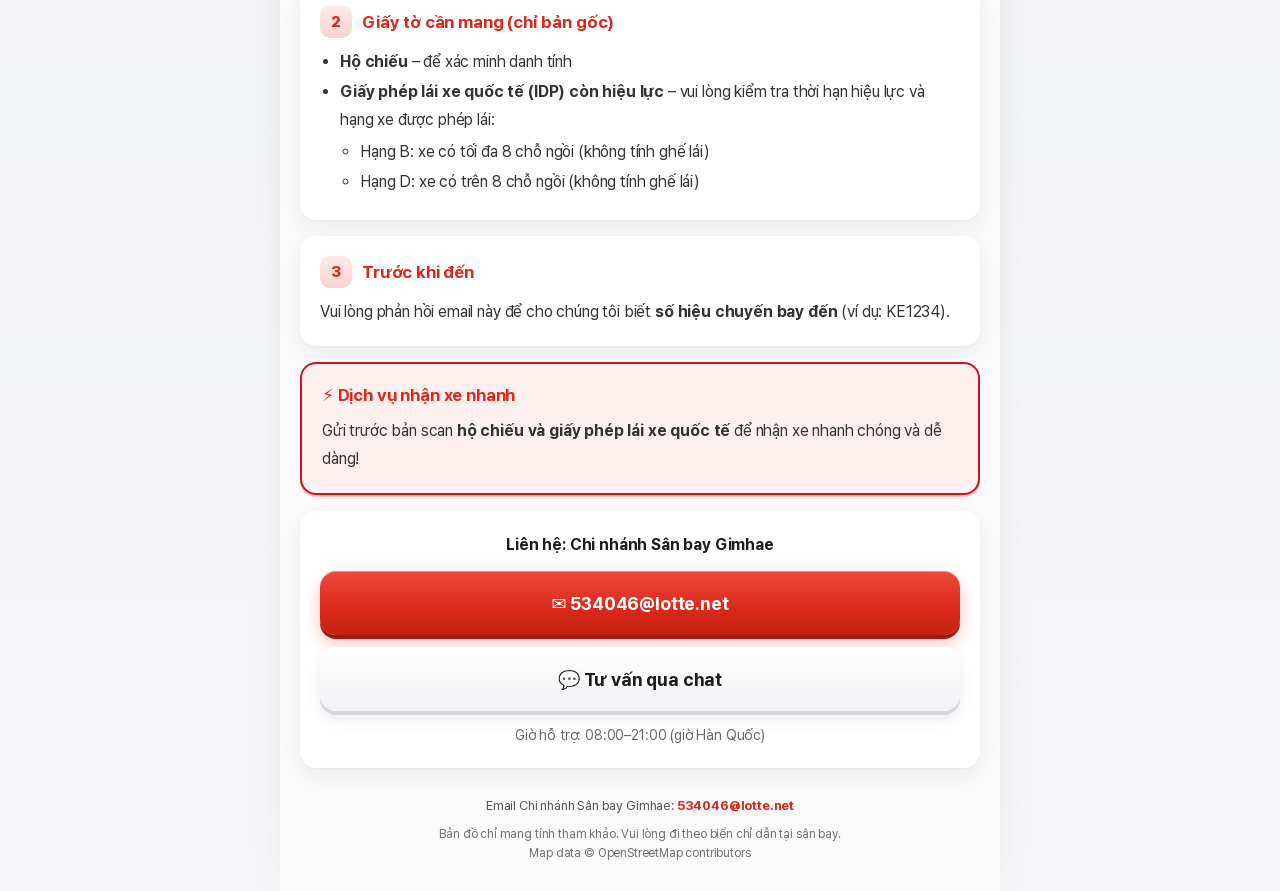
<file: vi/index.html>
<!doctype html><html lang="vi"><head><meta charset="utf-8"><meta name="viewport" content="width=device-width,viewport-fit=cover,initial-scale=1"><meta name="theme-color" content="#da291c"><title>Hướng dẫn nhận xe tại Sân bay Gimhae · LOTTE RENT-A-CAR</title><meta name="description" content="Vị trí quầy LOTTE RENT-A-CAR tại Sân bay Gimhae (Nhà ga Quốc nội, Tầng 1, giữa Cửa 2 và Cửa 3), giấy tờ cần mang theo và cách liên hệ."><meta property="og:type" content="website"><meta property="og:site_name" content="LOTTE RENT-A-CAR"><meta property="og:title" content="Hướng dẫn nhận xe tại Sân bay Gimhae · LOTTE RENT-A-CAR"><meta property="og:description" content="Vị trí quầy LOTTE RENT-A-CAR tại Sân bay Gimhae (Nhà ga Quốc nội, Tầng 1, giữa Cửa 2 và Cửa 3), giấy tờ cần mang theo và cách liên hệ."><meta property="og:url" content="https://handj1998-del.github.io/gimhae-pickup-guide/vi/"><meta property="og:image" content="https://handj1998-del.github.io/gimhae-pickup-guide/og.png?v=2"><meta property="og:image:secure_url" content="https://handj1998-del.github.io/gimhae-pickup-guide/og.png?v=2"><meta property="og:image:type" content="image/png"><meta property="og:image:width" content="1200"><meta property="og:image:height" content="630"><meta property="og:image:alt" content="LOTTE RENT-A-CAR Gimhae Airport"><meta property="og:locale" content="vi_VN"><meta property="og:locale:alternate" content="en_US"><meta property="og:locale:alternate" content="ko_KR"><meta property="og:locale:alternate" content="ja_JP"><meta property="og:locale:alternate" content="zh_CN"><meta property="og:locale:alternate" content="zh_TW"><meta property="og:locale:alternate" content="th_TH"><meta property="og:locale:alternate" content="ms_MY"><meta name="twitter:card" content="summary_large_image"><meta name="twitter:title" content="Hướng dẫn nhận xe tại Sân bay Gimhae · LOTTE RENT-A-CAR"><meta name="twitter:description" content="Vị trí quầy LOTTE RENT-A-CAR tại Sân bay Gimhae (Nhà ga Quốc nội, Tầng 1, giữa Cửa 2 và Cửa 3), giấy tờ cần mang theo và cách liên hệ."><meta name="twitter:image" content="https://handj1998-del.github.io/gimhae-pickup-guide/og.png?v=2"><meta name="twitter:image:alt" content="LOTTE RENT-A-CAR Gimhae Airport"><link rel="canonical" href="https://handj1998-del.github.io/gimhae-pickup-guide/vi/"><link rel="icon" type="image/png" sizes="32x32" href="../favicon-32.png?v=2"><link rel="icon" type="image/png" sizes="48x48" href="../favicon-48.png?v=2"><link rel="icon" type="image/png" sizes="192x192" href="../icon-192.png?v=2"><link rel="icon" type="image/png" sizes="512x512" href="../icon-512.png?v=2"><link rel="apple-touch-icon" sizes="180x180" href="../apple-touch-icon.png?v=2"><link rel="stylesheet" href="../style.css?v=6"></head><body><div class="shell">
<header class="small"><a href="../"><img src="../logo.png" alt="LOTTE rent-a-car GIMHAE AIRPORT"></a></header>
<nav class="lang"><a href="../en/">English</a><a href="../ko/">한국어</a><a href="../ja/">日本語</a><a href="../zh-CN/">简体中文</a><a href="../zh-TW/">繁體中文</a><a href="../th/">ภาษาไทย</a><a href="../vi/" class=on>Tiếng Việt</a><a href="../ms/">Bahasa Melayu</a></nav><main>
<h1 class="title">Hướng dẫn nhận xe tại Sân bay Gimhae</h1><div class="sub">Chi nhánh Sân bay Gimhae · Thông tin trước khi thuê xe</div>
<div class="map"><img src="../map-vi.png" alt="Lộ trình đi bộ từ Nhà ga Quốc tế đến quầy"></div>
<section class="card"><h2><span class="num">1</span>Địa điểm nhận xe</h2><p><b>Nhà ga Quốc nội, Tầng 1 (Sảnh đến)</b><br>Quầy nằm giữa <b>Cửa 2 và Cửa 3</b>.<br>Cách Nhà ga Quốc tế khoảng <b>5 phút đi bộ</b>.</p></section>
<section class="card"><h2><span class="num">2</span>Giấy tờ cần mang (chỉ bản gốc)</h2><ul><li><b>Hộ chiếu</b> – để xác minh danh tính</li><li><b>Giấy phép lái xe quốc tế (IDP) còn hiệu lực</b> – vui lòng kiểm tra thời hạn hiệu lực và hạng xe được phép lái:<ul><li>Hạng B: xe có tối đa 8 chỗ ngồi (không tính ghế lái)</li><li>Hạng D: xe có trên 8 chỗ ngồi (không tính ghế lái)</li></ul></li></ul></section>
<section class="card"><h2><span class="num">3</span>Trước khi đến</h2><p>Vui lòng phản hồi email này để cho chúng tôi biết <b>số hiệu chuyến bay đến</b> (ví dụ: KE1234).</p></section>
<section class="card fast"><h2>⚡ Dịch vụ nhận xe nhanh</h2><p>Gửi trước bản scan <b>hộ chiếu và giấy phép lái xe quốc tế</b> để nhận xe nhanh chóng và dễ dàng!</p></section>
<section class="card contact"><div class="ct">Liên hệ: Chi nhánh Sân bay Gimhae</div><a class="btn" href="mailto:534046@lotte.net?subject=LOTTE%20RENT-A-CAR%20Reservation%20Inquiry">✉️ 534046@lotte.net</a>
<a class="btn sub2" href="https://lotte-rentcar-chat.onrender.com/chat?lang=vi" target="_blank" rel="noopener">💬 Tư vấn qua chat</a><div class="hours">Giờ hỗ trợ: 08:00–21:00 (giờ Hàn Quốc)</div></section>
</main><footer><div class="fm">Email Chi nhánh Sân bay Gimhae: <a href="mailto:534046@lotte.net">534046@lotte.net</a></div>Bản đồ chỉ mang tính tham khảo. Vui lòng đi theo biển chỉ dẫn tại sân bay.<br>Map data © OpenStreetMap contributors</footer></div></body></html>
</file>
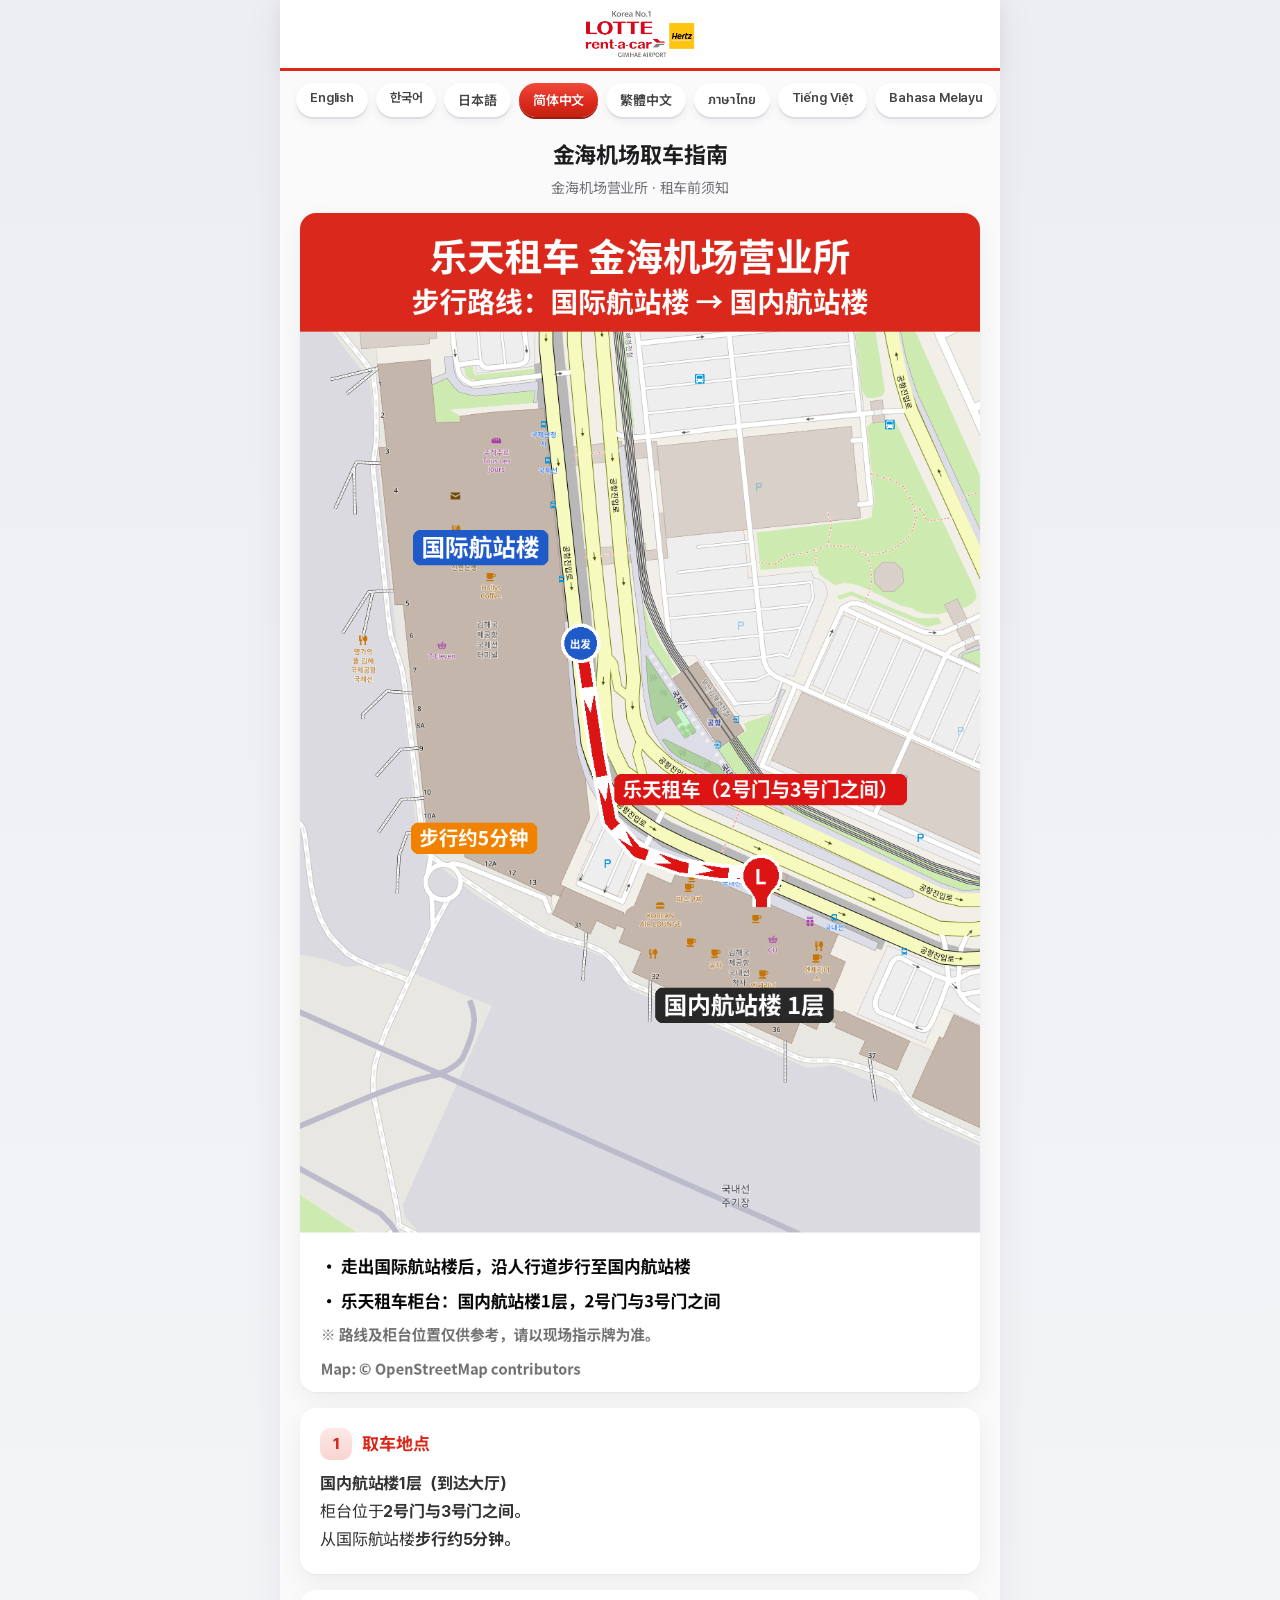
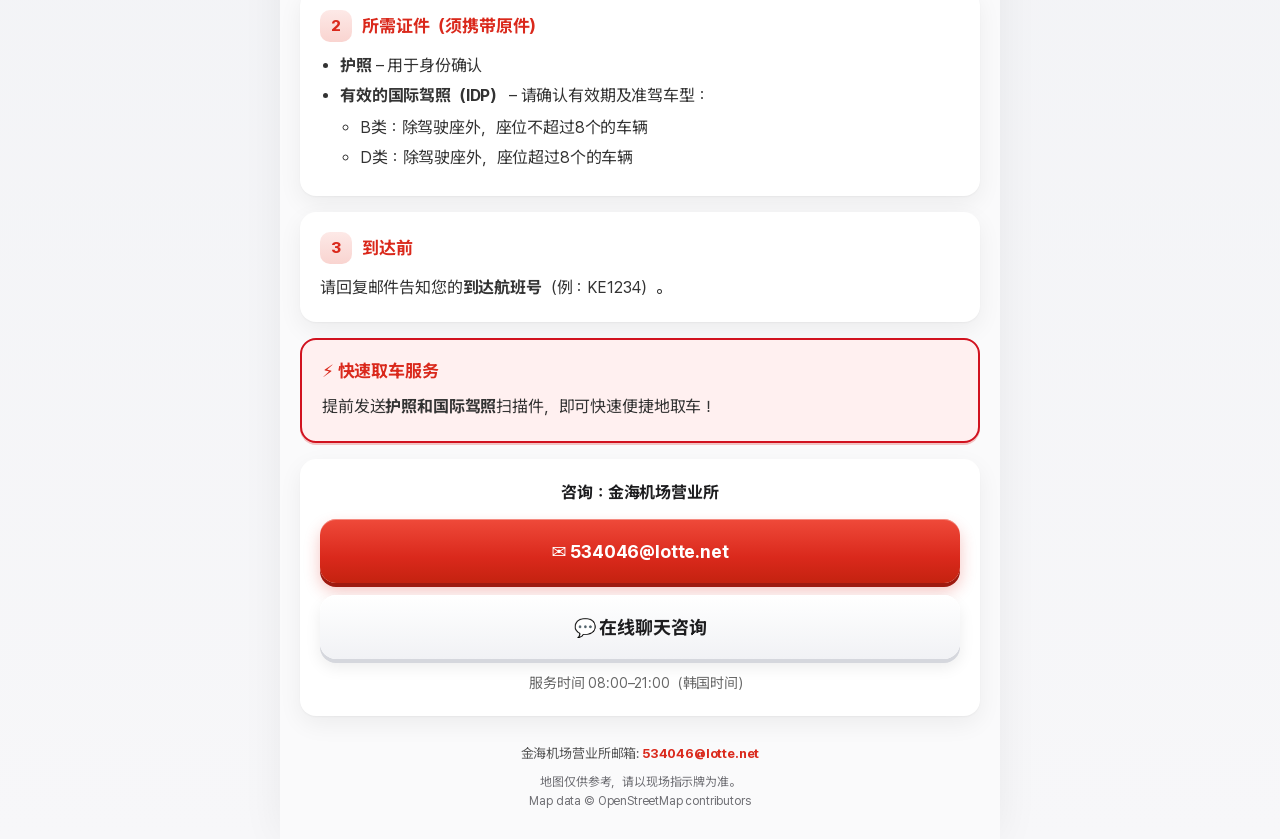
<file: zh-CN/index.html>
<!doctype html><html lang="zh-CN"><head><meta charset="utf-8"><meta name="viewport" content="width=device-width,viewport-fit=cover,initial-scale=1"><meta name="theme-color" content="#da291c"><title>金海机场取车指南 · LOTTE RENT-A-CAR</title><meta name="description" content="金海机场LOTTE RENT-A-CAR柜台位置（国内航站楼1层，2号门与3号门之间）、所需证件及联系方式。"><meta property="og:type" content="website"><meta property="og:site_name" content="LOTTE RENT-A-CAR"><meta property="og:title" content="金海机场取车指南 · LOTTE RENT-A-CAR"><meta property="og:description" content="金海机场LOTTE RENT-A-CAR柜台位置（国内航站楼1层，2号门与3号门之间）、所需证件及联系方式。"><meta property="og:url" content="https://handj1998-del.github.io/gimhae-pickup-guide/zh-CN/"><meta property="og:image" content="https://handj1998-del.github.io/gimhae-pickup-guide/og.png?v=2"><meta property="og:image:secure_url" content="https://handj1998-del.github.io/gimhae-pickup-guide/og.png?v=2"><meta property="og:image:type" content="image/png"><meta property="og:image:width" content="1200"><meta property="og:image:height" content="630"><meta property="og:image:alt" content="LOTTE RENT-A-CAR Gimhae Airport"><meta property="og:locale" content="zh_CN"><meta property="og:locale:alternate" content="en_US"><meta property="og:locale:alternate" content="ko_KR"><meta property="og:locale:alternate" content="ja_JP"><meta property="og:locale:alternate" content="zh_TW"><meta property="og:locale:alternate" content="th_TH"><meta property="og:locale:alternate" content="vi_VN"><meta property="og:locale:alternate" content="ms_MY"><meta name="twitter:card" content="summary_large_image"><meta name="twitter:title" content="金海机场取车指南 · LOTTE RENT-A-CAR"><meta name="twitter:description" content="金海机场LOTTE RENT-A-CAR柜台位置（国内航站楼1层，2号门与3号门之间）、所需证件及联系方式。"><meta name="twitter:image" content="https://handj1998-del.github.io/gimhae-pickup-guide/og.png?v=2"><meta name="twitter:image:alt" content="LOTTE RENT-A-CAR Gimhae Airport"><link rel="canonical" href="https://handj1998-del.github.io/gimhae-pickup-guide/zh-CN/"><link rel="icon" type="image/png" sizes="32x32" href="../favicon-32.png?v=2"><link rel="icon" type="image/png" sizes="48x48" href="../favicon-48.png?v=2"><link rel="icon" type="image/png" sizes="192x192" href="../icon-192.png?v=2"><link rel="icon" type="image/png" sizes="512x512" href="../icon-512.png?v=2"><link rel="apple-touch-icon" sizes="180x180" href="../apple-touch-icon.png?v=2"><link rel="stylesheet" href="../style.css?v=6"></head><body><div class="shell">
<header class="small"><a href="../"><img src="../logo.png" alt="LOTTE rent-a-car GIMHAE AIRPORT"></a></header>
<nav class="lang"><a href="../en/">English</a><a href="../ko/">한국어</a><a href="../ja/">日本語</a><a href="../zh-CN/" class=on>简体中文</a><a href="../zh-TW/">繁體中文</a><a href="../th/">ภาษาไทย</a><a href="../vi/">Tiếng Việt</a><a href="../ms/">Bahasa Melayu</a></nav><main>
<h1 class="title">金海机场取车指南</h1><div class="sub">金海机场营业所 · 租车前须知</div>
<div class="map"><img src="../map-zh-CN.png" alt="从国际航站楼到柜台的步行路线"></div>
<section class="card"><h2><span class="num">1</span>取车地点</h2><p><b>国内航站楼1层（到达大厅）</b><br>柜台位于<b>2号门与3号门之间</b>。<br>从国际航站楼<b>步行约5分钟</b>。</p></section>
<section class="card"><h2><span class="num">2</span>所需证件（须携带原件）</h2><ul><li><b>护照</b> – 用于身份确认</li><li><b>有效的国际驾照（IDP）</b> – 请确认有效期及准驾车型：<ul><li>B类：除驾驶座外，座位不超过8个的车辆</li><li>D类：除驾驶座外，座位超过8个的车辆</li></ul></li></ul></section>
<section class="card"><h2><span class="num">3</span>到达前</h2><p>请回复邮件告知您的<b>到达航班号</b>（例：KE1234）。</p></section>
<section class="card fast"><h2>⚡ 快速取车服务</h2><p>提前发送<b>护照和国际驾照</b>扫描件，即可快速便捷地取车！</p></section>
<section class="card contact"><div class="ct">咨询：金海机场营业所</div><a class="btn" href="mailto:534046@lotte.net?subject=LOTTE%20RENT-A-CAR%20Reservation%20Inquiry">✉️ 534046@lotte.net</a>
<a class="btn sub2" href="https://lotte-rentcar-chat.onrender.com/chat?lang=zh-CN" target="_blank" rel="noopener">💬 在线聊天咨询</a><div class="hours">服务时间 08:00–21:00（韩国时间）</div></section>
</main><footer><div class="fm">金海机场营业所邮箱: <a href="mailto:534046@lotte.net">534046@lotte.net</a></div>地图仅供参考，请以现场指示牌为准。<br>Map data © OpenStreetMap contributors</footer></div></body></html>
</file>
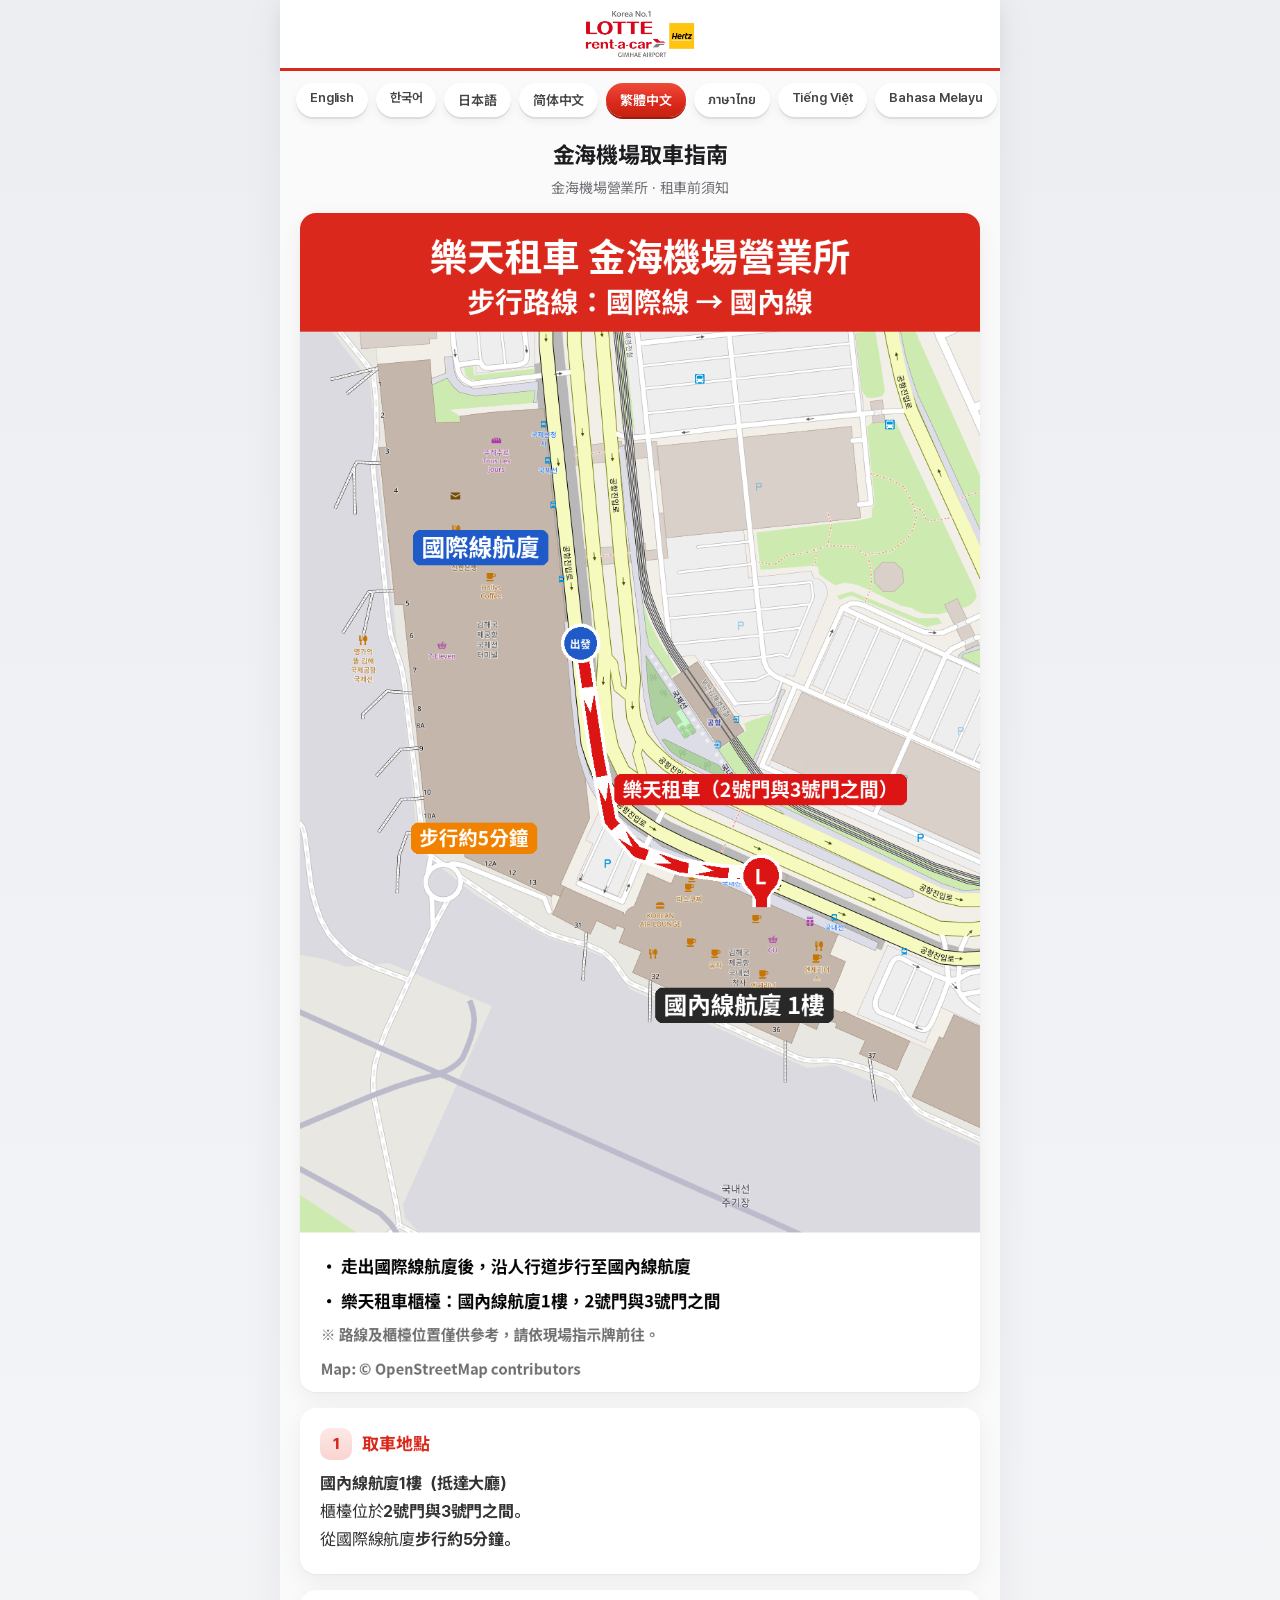
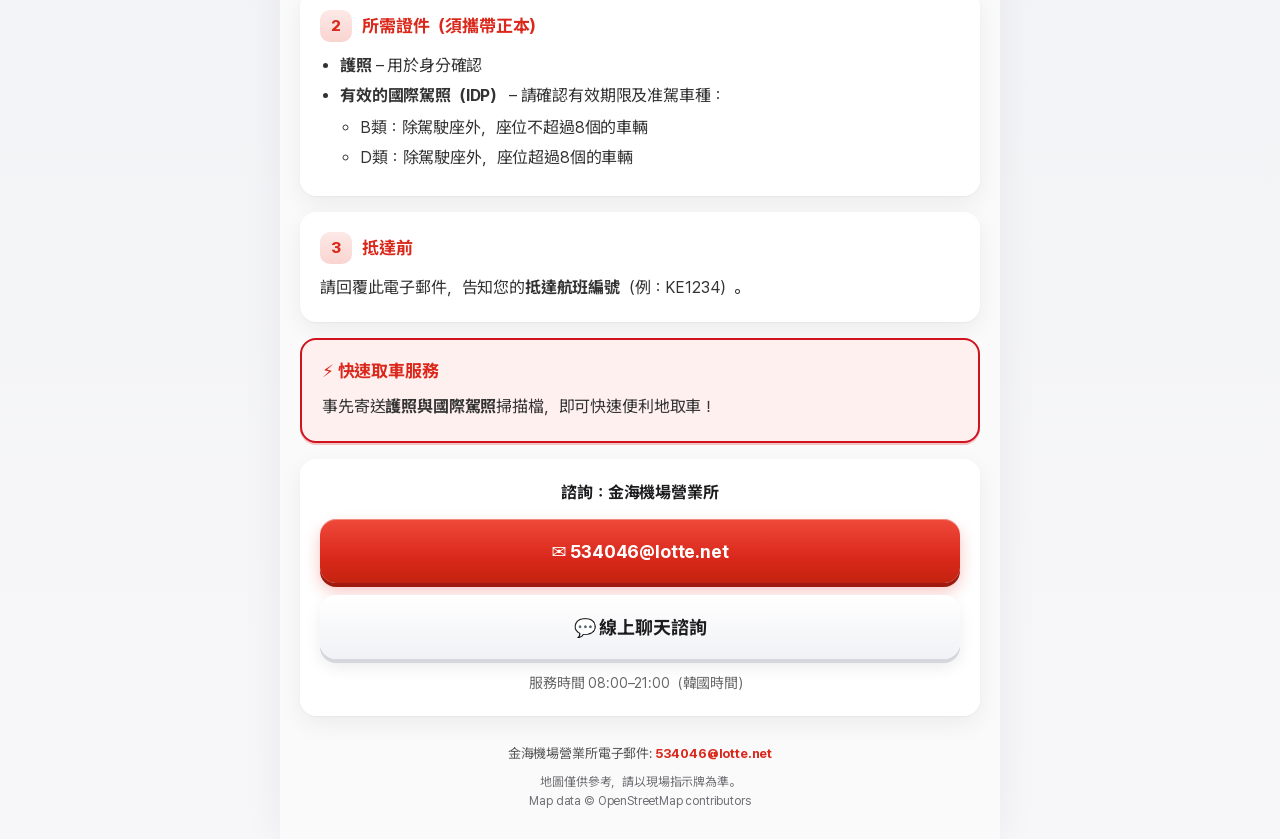
<file: zh-TW/index.html>
<!doctype html><html lang="zh-TW"><head><meta charset="utf-8"><meta name="viewport" content="width=device-width,viewport-fit=cover,initial-scale=1"><meta name="theme-color" content="#da291c"><title>金海機場取車指南 · LOTTE RENT-A-CAR</title><meta name="description" content="金海機場LOTTE RENT-A-CAR櫃檯位置（國內線航廈1樓，2號門與3號門之間）、所需證件及聯絡方式。"><meta property="og:type" content="website"><meta property="og:site_name" content="LOTTE RENT-A-CAR"><meta property="og:title" content="金海機場取車指南 · LOTTE RENT-A-CAR"><meta property="og:description" content="金海機場LOTTE RENT-A-CAR櫃檯位置（國內線航廈1樓，2號門與3號門之間）、所需證件及聯絡方式。"><meta property="og:url" content="https://handj1998-del.github.io/gimhae-pickup-guide/zh-TW/"><meta property="og:image" content="https://handj1998-del.github.io/gimhae-pickup-guide/og.png?v=2"><meta property="og:image:secure_url" content="https://handj1998-del.github.io/gimhae-pickup-guide/og.png?v=2"><meta property="og:image:type" content="image/png"><meta property="og:image:width" content="1200"><meta property="og:image:height" content="630"><meta property="og:image:alt" content="LOTTE RENT-A-CAR Gimhae Airport"><meta property="og:locale" content="zh_TW"><meta property="og:locale:alternate" content="en_US"><meta property="og:locale:alternate" content="ko_KR"><meta property="og:locale:alternate" content="ja_JP"><meta property="og:locale:alternate" content="zh_CN"><meta property="og:locale:alternate" content="th_TH"><meta property="og:locale:alternate" content="vi_VN"><meta property="og:locale:alternate" content="ms_MY"><meta name="twitter:card" content="summary_large_image"><meta name="twitter:title" content="金海機場取車指南 · LOTTE RENT-A-CAR"><meta name="twitter:description" content="金海機場LOTTE RENT-A-CAR櫃檯位置（國內線航廈1樓，2號門與3號門之間）、所需證件及聯絡方式。"><meta name="twitter:image" content="https://handj1998-del.github.io/gimhae-pickup-guide/og.png?v=2"><meta name="twitter:image:alt" content="LOTTE RENT-A-CAR Gimhae Airport"><link rel="canonical" href="https://handj1998-del.github.io/gimhae-pickup-guide/zh-TW/"><link rel="icon" type="image/png" sizes="32x32" href="../favicon-32.png?v=2"><link rel="icon" type="image/png" sizes="48x48" href="../favicon-48.png?v=2"><link rel="icon" type="image/png" sizes="192x192" href="../icon-192.png?v=2"><link rel="icon" type="image/png" sizes="512x512" href="../icon-512.png?v=2"><link rel="apple-touch-icon" sizes="180x180" href="../apple-touch-icon.png?v=2"><link rel="stylesheet" href="../style.css?v=6"></head><body><div class="shell">
<header class="small"><a href="../"><img src="../logo.png" alt="LOTTE rent-a-car GIMHAE AIRPORT"></a></header>
<nav class="lang"><a href="../en/">English</a><a href="../ko/">한국어</a><a href="../ja/">日本語</a><a href="../zh-CN/">简体中文</a><a href="../zh-TW/" class=on>繁體中文</a><a href="../th/">ภาษาไทย</a><a href="../vi/">Tiếng Việt</a><a href="../ms/">Bahasa Melayu</a></nav><main>
<h1 class="title">金海機場取車指南</h1><div class="sub">金海機場營業所 · 租車前須知</div>
<div class="map"><img src="../map-zh-TW.png" alt="從國際線航廈到櫃檯的步行路線"></div>
<section class="card"><h2><span class="num">1</span>取車地點</h2><p><b>國內線航廈1樓（抵達大廳）</b><br>櫃檯位於<b>2號門與3號門之間</b>。<br>從國際線航廈<b>步行約5分鐘</b>。</p></section>
<section class="card"><h2><span class="num">2</span>所需證件（須攜帶正本）</h2><ul><li><b>護照</b> – 用於身分確認</li><li><b>有效的國際駕照（IDP）</b> – 請確認有效期限及准駕車種：<ul><li>B類：除駕駛座外，座位不超過8個的車輛</li><li>D類：除駕駛座外，座位超過8個的車輛</li></ul></li></ul></section>
<section class="card"><h2><span class="num">3</span>抵達前</h2><p>請回覆此電子郵件，告知您的<b>抵達航班編號</b>（例：KE1234）。</p></section>
<section class="card fast"><h2>⚡ 快速取車服務</h2><p>事先寄送<b>護照與國際駕照</b>掃描檔，即可快速便利地取車！</p></section>
<section class="card contact"><div class="ct">諮詢：金海機場營業所</div><a class="btn" href="mailto:534046@lotte.net?subject=LOTTE%20RENT-A-CAR%20Reservation%20Inquiry">✉️ 534046@lotte.net</a>
<a class="btn sub2" href="https://lotte-rentcar-chat.onrender.com/chat?lang=zh-TW" target="_blank" rel="noopener">💬 線上聊天諮詢</a><div class="hours">服務時間 08:00–21:00（韓國時間）</div></section>
</main><footer><div class="fm">金海機場營業所電子郵件: <a href="mailto:534046@lotte.net">534046@lotte.net</a></div>地圖僅供參考，請以現場指示牌為準。<br>Map data © OpenStreetMap contributors</footer></div></body></html>
</file>
<file: style.css>
@font-face{font-family:"Pretendard Variable";src:url(fonts/pretendard.woff2) format("woff2");font-weight:45 920;font-display:swap}
@font-face{font-family:"Noto Sans TC";src:url(fonts/noto-sans-tc.woff2) format("woff2");font-weight:100 900;font-display:swap;unicode-range:U+2E80-9FFF,U+F900-FAFF,U+FF00-FFEF}
@font-face{font-family:"Noto Sans SC";src:url(fonts/noto-sans-sc.woff2) format("woff2");font-weight:100 900;font-display:swap;unicode-range:U+2E80-9FFF,U+F900-FAFF,U+FF00-FFEF}
@font-face{font-family:"Noto Sans Thai";src:url(fonts/noto-sans-thai.woff2) format("woff2");font-weight:100 900;font-display:swap;unicode-range:U+0E00-0E7F}
*{box-sizing:border-box}
body{word-break:keep-all;overflow-wrap:break-word;margin:0;font-family:"Pretendard Variable",Pretendard,"Noto Sans TC","Noto Sans SC","Noto Sans Thai",-apple-system,system-ui,sans-serif;background:linear-gradient(180deg,#eceef2,#f7f7f9);color:#1d1d1f;-webkit-font-smoothing:antialiased;letter-spacing:-.01em}
html[lang=zh-CN] body{font-family:"Pretendard Variable",Pretendard,"Noto Sans SC","Noto Sans TC","Noto Sans Thai",-apple-system,system-ui,sans-serif}
html[lang=th] body,html[lang=vi] body,html[lang=ms] body{word-break:normal}
.shell{max-width:480px;margin:0 auto;min-height:100vh;display:flex;flex-direction:column;background:#fafafb;box-shadow:0 0 40px rgba(0,0,0,.06)}
header{background:#fff;padding:28px 24px 24px;text-align:center;border-bottom:3px solid #da291c;box-shadow:0 4px 16px rgba(0,0,0,.05)}
header img{display:block;margin:0 auto;width:78%;max-width:320px;height:auto}
header.small{padding:10px 24px}header.small img{width:auto;max-width:90%;height:48px}
.lang{display:flex;gap:8px;overflow-x:auto;padding:12px 16px;background:#fafafb;white-space:nowrap;scrollbar-width:none}.lang::-webkit-scrollbar{display:none}
.lang a{flex:none;padding:7px 14px;border-radius:18px;color:#444;background:#fff;text-decoration:none;font-size:13px;font-weight:600;box-shadow:0 2px 0 #dcdde2,0 4px 8px rgba(0,0,0,.06)}
.lang a.on{color:#fff;background:linear-gradient(180deg,#ef4a3a,#da291c 60%,#c4220f);box-shadow:0 2px 0 #9e1a10}
main{flex:1;display:flex;flex-direction:column;padding:8px 20px 24px;gap:16px}
main.center{justify-content:center;padding:24px}
.title{margin:4px 0 0;font-size:22px;font-weight:700;text-align:center;line-height:1.35}
.sub{margin-top:-10px;text-align:center;font-size:14px;color:#6e6e73}
.sel{text-align:center;margin:0 0 6px;line-height:1.3}.sel b,.sel span{display:block;font-size:18px;font-weight:700;color:#222;letter-spacing:-.3px}
.btn{display:flex;align-items:center;justify-content:center;gap:12px;width:100%;min-height:64px;padding:10px 20px;border:0;border-radius:16px;font:inherit;font-size:18px;font-weight:700;cursor:pointer;text-align:center;color:#fff;text-decoration:none;line-height:1.3;
background:linear-gradient(180deg,#ef4a3a,#da291c 60%,#c4220f);box-shadow:inset 0 1px 0 rgba(255,255,255,.35),0 4px 0 #9e1a10,0 8px 16px rgba(218,41,28,.28);transition:transform .08s,box-shadow .08s}
.btn:active{transform:translateY(3px);box-shadow:inset 0 1px 0 rgba(255,255,255,.25),0 1px 0 #9e1a10,0 3px 8px rgba(218,41,28,.25)}
.btn small{display:block;font-size:12px;font-weight:500;opacity:.85;margin-top:2px}
.btn.sub2{color:#1d1d1f;background:linear-gradient(180deg,#fff,#f1f2f5);box-shadow:inset 0 1px 0 #fff,0 4px 0 #d5d7dd,0 8px 16px rgba(0,0,0,.08)}
.btn.sub2:active{box-shadow:inset 0 1px 0 #fff,0 1px 0 #d5d7dd,0 3px 6px rgba(0,0,0,.08)}
main.center .btn{justify-content:flex-start;text-align:left}
.map{background:#fff;border-radius:16px;overflow:hidden;box-shadow:0 1px 2px rgba(0,0,0,.04),0 8px 24px rgba(0,0,0,.06)}.map img{width:100%;display:block}
.card{background:#fff;border-radius:16px;padding:20px;box-shadow:0 1px 2px rgba(0,0,0,.04),0 8px 24px rgba(0,0,0,.06);font-size:16px;line-height:1.75;color:#333}
.card h2{margin:0 0 10px;font-size:17px;font-weight:700;color:#da291c;display:flex;gap:10px;align-items:center;line-height:1.35}
.card p{margin:0}
.num{width:32px;height:32px;flex:none;border-radius:10px;display:grid;place-items:center;background:linear-gradient(180deg,#fde9e7,#f9d4d0);color:#da291c;font-size:15px;font-weight:800}
ul{margin:4px 0;padding-left:20px}li{margin:2px 0}
.fast{background:#fff0f0;border:2px solid #d1121f;box-shadow:0 2px 0 #f3c4c4}
.contact{text-align:center;display:flex;flex-direction:column;gap:12px}.contact .ct{font-weight:700;color:#1d1d1f}
.hours{font-size:14px;color:#666;text-align:center}
footer{text-align:center;font-size:12px;color:#6e6e73;padding:4px 20px 28px;line-height:1.6}
.fm{font-size:13px;color:#555;margin:0 0 8px}.fm a{color:#da291c;font-weight:700;text-decoration:none;white-space:nowrap}
@media (min-width:760px){.shell{max-width:720px}main.center .grid{display:grid;grid-template-columns:1fr 1fr;gap:16px}}
main.center .grid{display:flex;flex-direction:column;gap:12px}
</file>
